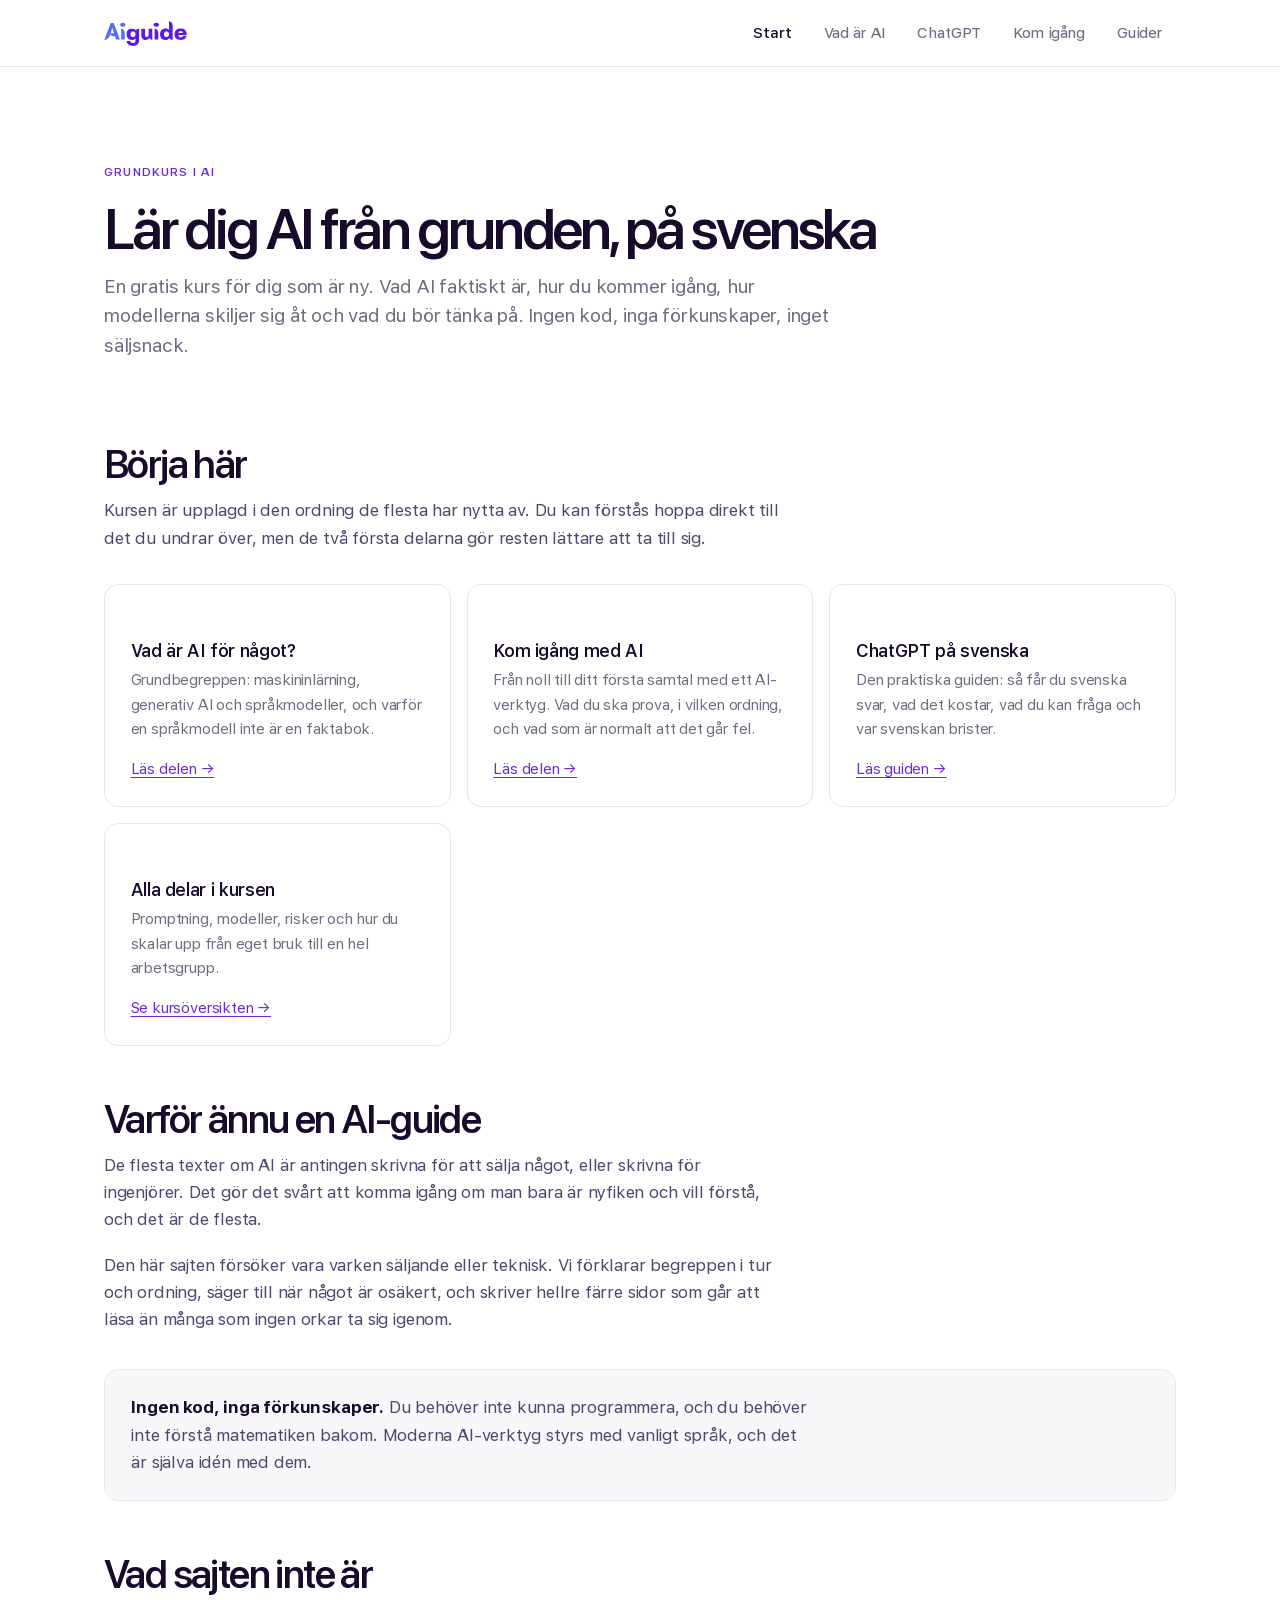
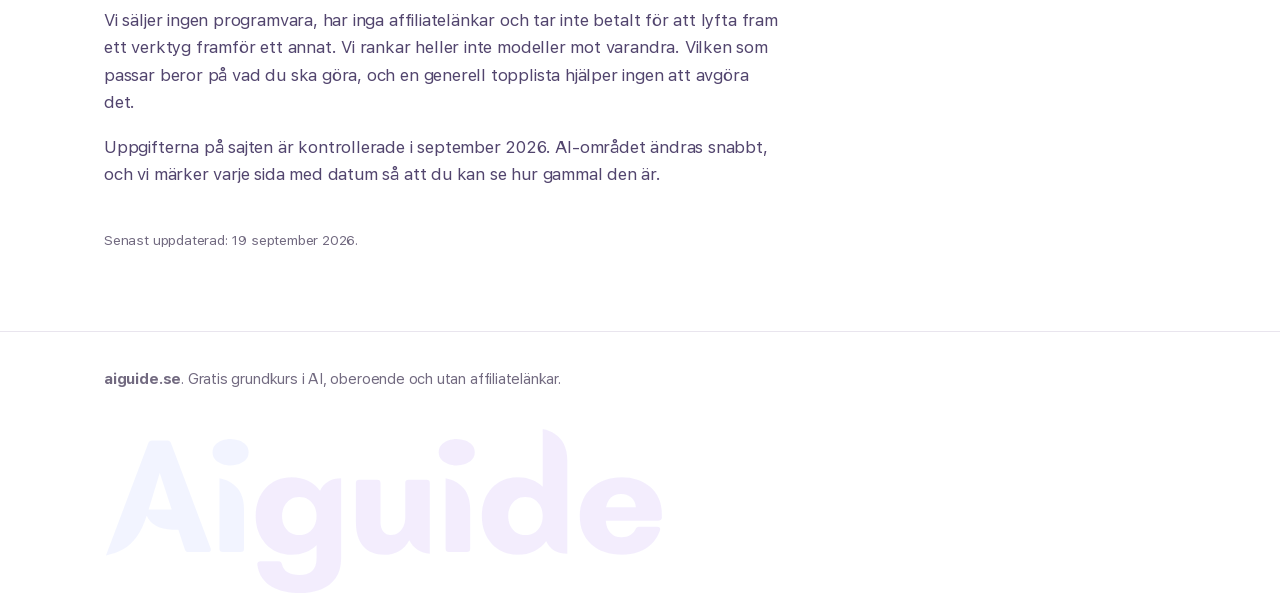
<file: index.html>
<!DOCTYPE html>
<html lang="sv">
<head>
<meta charset="utf-8">
<meta name="viewport" content="width=device-width, initial-scale=1">
<title>aiguide.se | grundkurs i AI på svenska</title>
<meta name="description" content="En gratis grundkurs i AI på svenska. Vad AI är, hur du kommer igång, hur olika modeller skiljer sig och vad du bör tänka på. Förklarande, inte säljande.">
<link rel="canonical" href="https://aiguide.se/">
<link rel="icon" href="/assets/favicon.svg" type="image/svg+xml">
<link rel="apple-touch-icon" href="/assets/apple-touch-icon.png">
<link rel="preload" href="/fonts/SF-Pro-var.woff2" as="font" type="font/woff2" crossorigin>
<link rel="stylesheet" href="/fonts/fonts.css">
<link rel="stylesheet" href="/assets/style.css">
</head>
<body>
<a class="skip" href="#main">Till innehållet</a>

<header class="site-head">
  <div class="wrap">
    <a class="brand" href="/" aria-label="Aiguide – startsida"><img src="/assets/logo.svg" alt="Aiguide" width="87" height="26"></a>
    <nav class="site-nav" aria-label="Huvudmeny">
      <a href="/" aria-current="page">Start</a>
      <a href="/vad-ar-ai/">Vad är AI</a>
      <a href="/chatgpt-pa-svenska/">ChatGPT</a>
      <a href="/kom-igang/">Kom igång</a>
      <a href="/guider/">Guider</a>
    </nav>
  </div>
</header>

<main id="main">
  <div class="wrap">

    <section class="hero">
      <p class="eyebrow">Grundkurs i AI</p>
      <h1>Lär dig AI från grunden, på svenska</h1>
      <p class="lede">
        En gratis kurs för dig som är ny. Vad AI faktiskt är, hur du kommer igång, hur modellerna
        skiljer sig åt och vad du bör tänka på. Ingen kod, inga förkunskaper, inget säljsnack.
      </p>
    </section>

    <h2>Börja här</h2>
    <p>
      Kursen är upplagd i den ordning de flesta har nytta av. Du kan förstås hoppa direkt till
      det du undrar över, men de två första delarna gör resten lättare att ta till sig.
    </p>

    <div class="grid">
      <div class="card">
        <h3>Vad är AI för något?</h3>
        <p>
          Grundbegreppen: maskininlärning, generativ AI och språkmodeller, och varför en
          språkmodell inte är en faktabok.
        </p>
        <p><a href="/vad-ar-ai/">Läs delen →</a></p>
      </div>
      <div class="card">
        <h3>Kom igång med AI</h3>
        <p>
          Från noll till ditt första samtal med ett AI-verktyg. Vad du ska prova, i vilken
          ordning, och vad som är normalt att det går fel.
        </p>
        <p><a href="/kom-igang/">Läs delen →</a></p>
      </div>
      <div class="card">
        <h3>ChatGPT på svenska</h3>
        <p>
          Den praktiska guiden: så får du svenska svar, vad det kostar, vad du kan fråga och var
          svenskan brister.
        </p>
        <p><a href="/chatgpt-pa-svenska/">Läs guiden →</a></p>
      </div>
      <div class="card">
        <h3>Alla delar i kursen</h3>
        <p>
          Promptning, modeller, risker och hur du skalar upp från eget bruk till en hel
          arbetsgrupp.
        </p>
        <p><a href="/guider/">Se kursöversikten →</a></p>
      </div>
    </div>

    <h2>Varför ännu en AI-guide</h2>
    <p>
      De flesta texter om AI är antingen skrivna för att sälja något, eller skrivna för
      ingenjörer. Det gör det svårt att komma igång om man bara är nyfiken och vill förstå, och det är de flesta.
    </p>
    <p>
      Den här sajten försöker vara varken säljande eller teknisk. Vi förklarar begreppen i tur
      och ordning, säger till när något är osäkert, och skriver hellre färre sidor som går att
      läsa än många som ingen orkar ta sig igenom.
    </p>

    <div class="note">
      <p>
        <strong>Ingen kod, inga förkunskaper.</strong> Du behöver inte kunna programmera, och du
        behöver inte förstå matematiken bakom. Moderna AI-verktyg styrs med vanligt språk, och det är själva idén med dem.
      </p>
    </div>

    <h2>Vad sajten inte är</h2>
    <p>
      Vi säljer ingen programvara, har inga affiliatelänkar och tar inte betalt för att lyfta fram
      ett verktyg framför ett annat. Vi rankar heller inte modeller mot varandra. Vilken som passar beror på vad du ska göra, och en generell topplista hjälper ingen att avgöra det.
    </p>
    <p>
      Uppgifterna på sajten är kontrollerade i september 2026. AI-området ändras snabbt, och vi
      märker varje sida med datum så att du kan se hur gammal den är.
    </p>

    <p class="updated">Senast uppdaterad: 19 september 2026.</p>

  </div>
</main>

<footer class="site-foot">
  <div class="wrap">
    <p>
      <strong>aiguide.se</strong>. Gratis grundkurs i AI, oberoende och utan affiliatelänkar.
    </p>
    <div class="foot-mark" aria-hidden="true"><img src="/assets/logo.svg" alt="" width="319" height="96"></div>
  </div>
</footer>

</body>
</html>
</file>
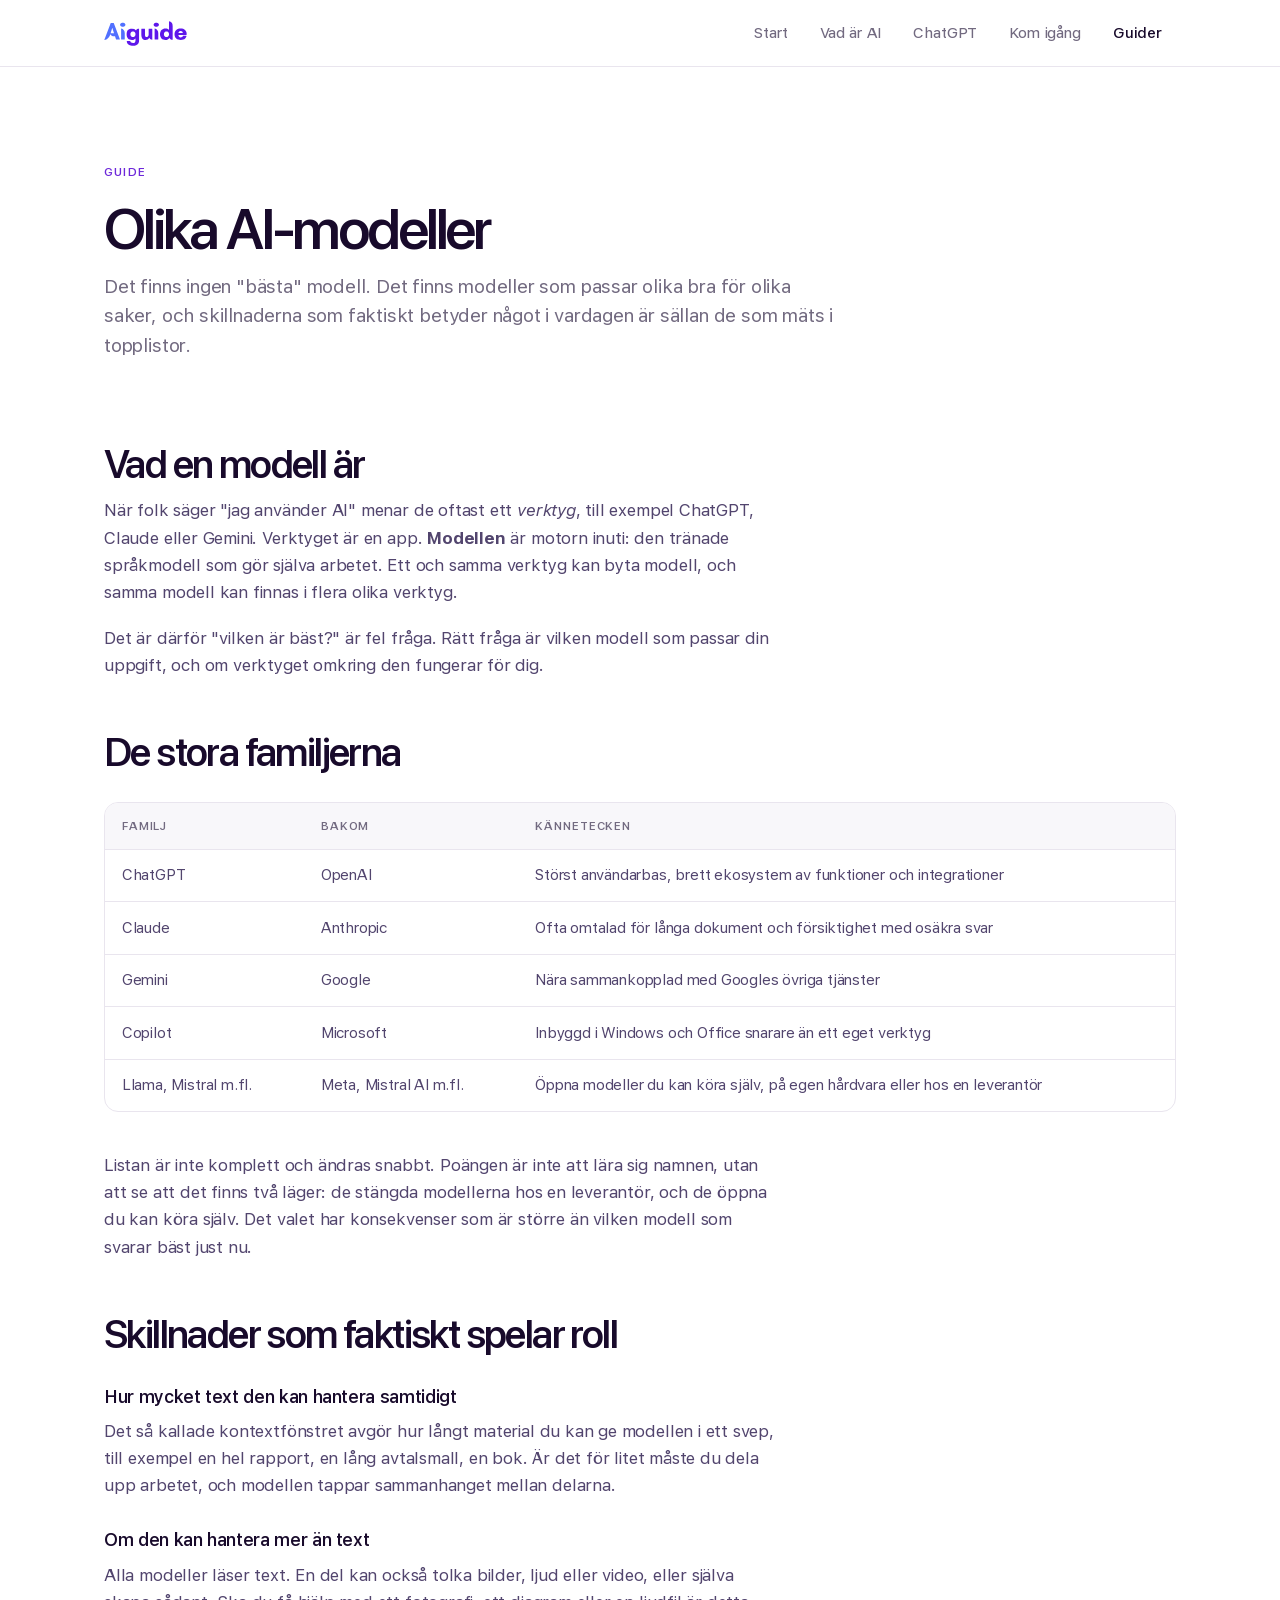
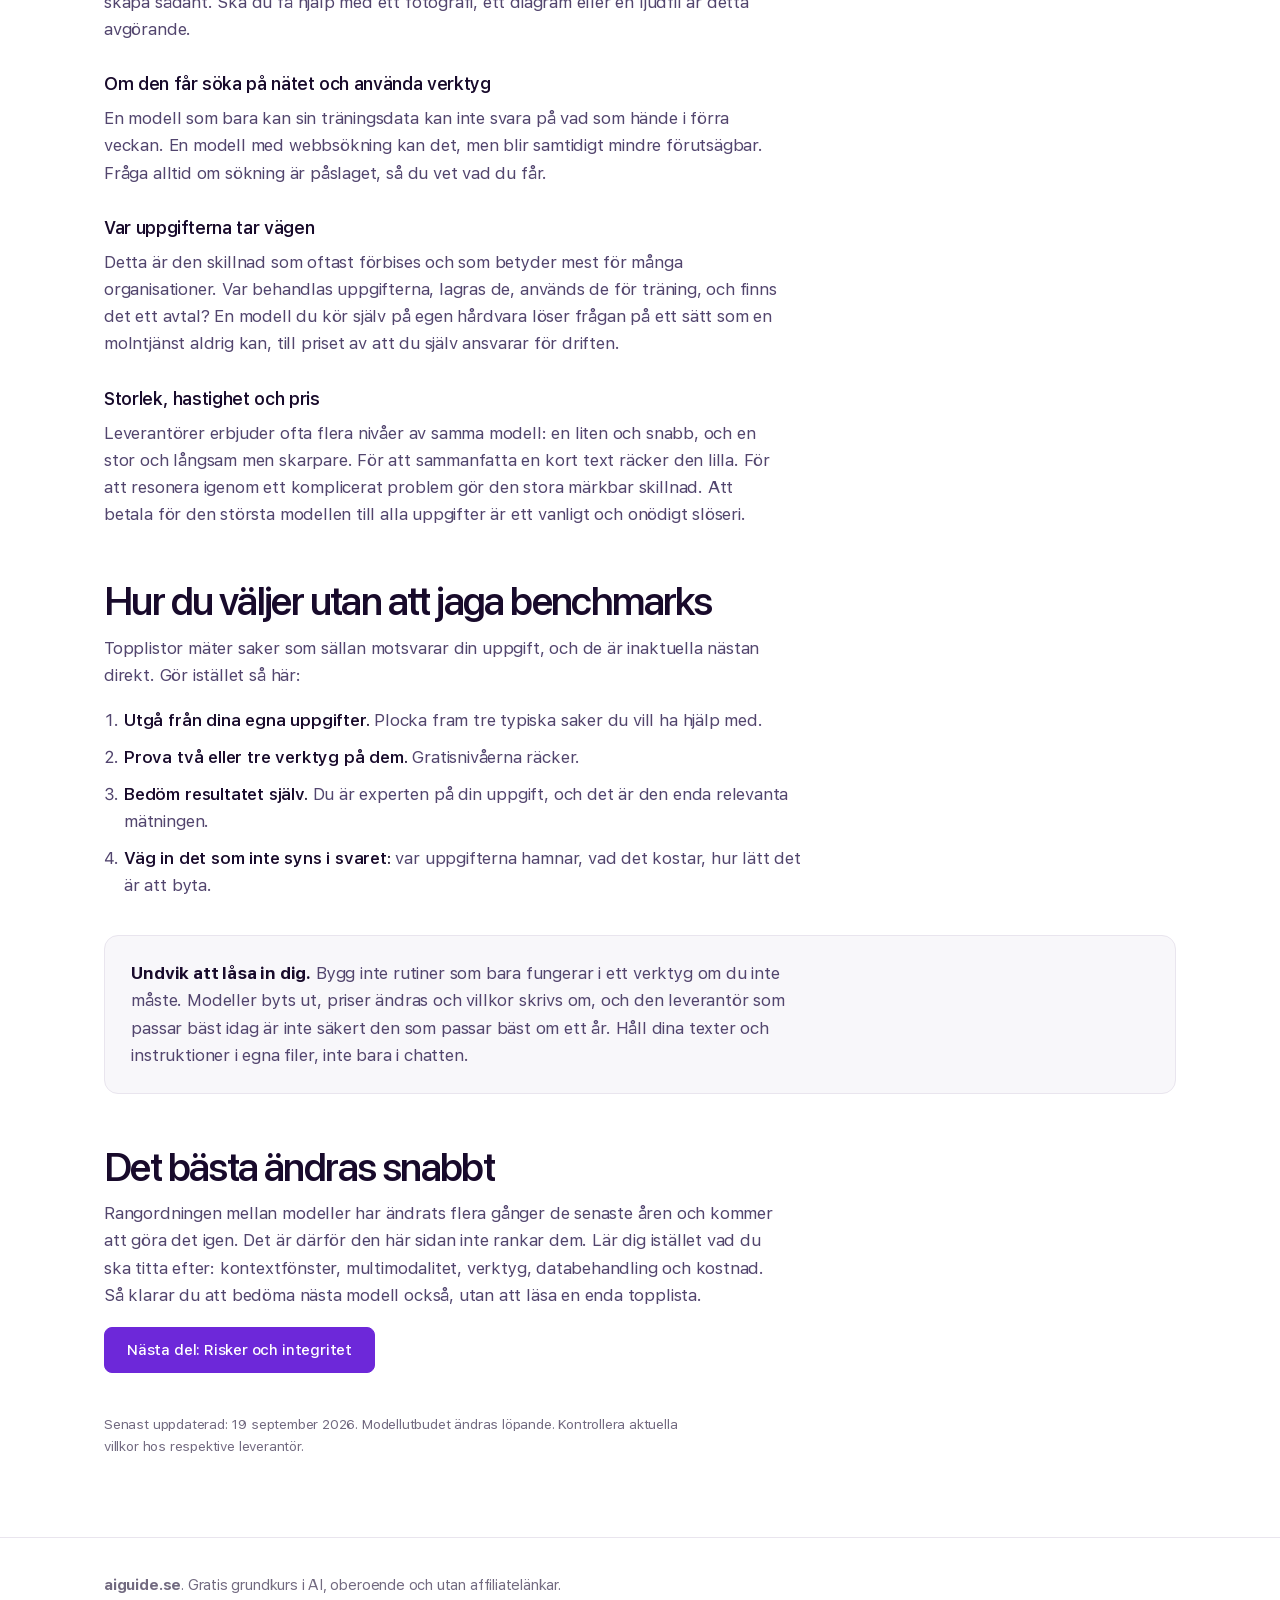
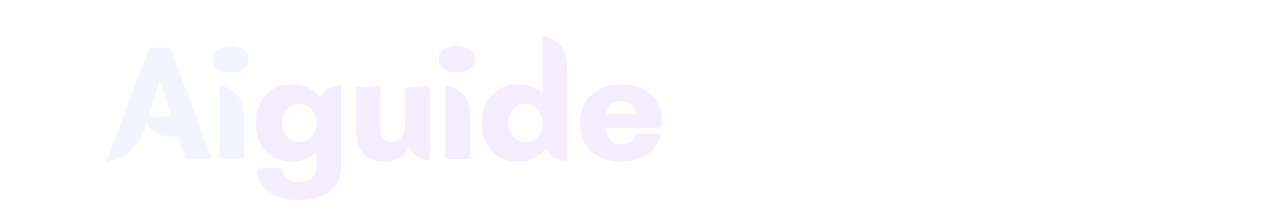
<file: ai-modeller/index.html>
<!DOCTYPE html>
<html lang="sv">
<head>
<meta charset="utf-8">
<meta name="viewport" content="width=device-width, initial-scale=1">
<title>AI-modeller och LLM: vilka finns och hur väljer man? | aiguide.se</title>
<meta name="description" content="Vad en AI-modell och en språkmodell (LLM) är, vilka modellfamiljer som finns, ChatGPT vs Gemini, och hur du väljer utan att jaga benchmarks.">
<link rel="canonical" href="https://aiguide.se/ai-modeller/">
<link rel="icon" href="/assets/favicon.svg" type="image/svg+xml">
<link rel="apple-touch-icon" href="/assets/apple-touch-icon.png">
<link rel="preload" href="/fonts/SF-Pro-var.woff2" as="font" type="font/woff2" crossorigin>
<link rel="stylesheet" href="/fonts/fonts.css">
<link rel="stylesheet" href="/assets/style.css">
</head>
<body>
<a class="skip" href="#main">Till innehållet</a>

<header class="site-head">
  <div class="wrap">
    <a class="brand" href="/" aria-label="Aiguide – startsida"><img src="/assets/logo.svg" alt="Aiguide" width="87" height="26"></a>
    <nav class="site-nav" aria-label="Huvudmeny">
      <a href="/">Start</a>
      <a href="/vad-ar-ai/">Vad är AI</a>
      <a href="/chatgpt-pa-svenska/">ChatGPT</a>
      <a href="/kom-igang/">Kom igång</a>
      <a href="/guider/" aria-current="page">Guider</a>
    </nav>
  </div>
</header>

<main id="main">
  <div class="wrap">

    <section class="hero">
      <p class="eyebrow">Guide</p>
      <h1>Olika AI-modeller</h1>
      <p class="lede">
        Det finns ingen "bästa" modell. Det finns modeller som passar olika bra för olika saker, och skillnaderna som faktiskt betyder något i vardagen är sällan de som mäts i topplistor.
      </p>
    </section>

    <h2>Vad en modell är</h2>
    <p>
      När folk säger "jag använder AI" menar de oftast ett <em>verktyg</em>, till exempel ChatGPT, Claude eller Gemini. Verktyget är en app. <strong>Modellen</strong> är motorn inuti: den tränade
      språkmodell som gör själva arbetet. Ett och samma verktyg kan byta modell, och samma modell
      kan finnas i flera olika verktyg.
    </p>
    <p>
      Det är därför "vilken är bäst?" är fel fråga. Rätt fråga är vilken modell som passar din
      uppgift, och om verktyget omkring den fungerar för dig.
    </p>

    <h2>De stora familjerna</h2>
    <div class="table-scroll">
      <table>
        <thead>
          <tr><th>Familj</th><th>Bakom</th><th>Kännetecken</th></tr>
        </thead>
        <tbody>
          <tr>
            <td>ChatGPT</td>
            <td>OpenAI</td>
            <td>Störst användarbas, brett ekosystem av funktioner och integrationer</td>
          </tr>
          <tr>
            <td>Claude</td>
            <td>Anthropic</td>
            <td>Ofta omtalad för långa dokument och försiktighet med osäkra svar</td>
          </tr>
          <tr>
            <td>Gemini</td>
            <td>Google</td>
            <td>Nära sammankopplad med Googles övriga tjänster</td>
          </tr>
          <tr>
            <td>Copilot</td>
            <td>Microsoft</td>
            <td>Inbyggd i Windows och Office snarare än ett eget verktyg</td>
          </tr>
          <tr>
            <td>Llama, Mistral m.fl.</td>
            <td>Meta, Mistral AI m.fl.</td>
            <td>Öppna modeller du kan köra själv, på egen hårdvara eller hos en leverantör</td>
          </tr>
        </tbody>
      </table>
    </div>
    <p>
      Listan är inte komplett och ändras snabbt. Poängen är inte att lära sig namnen, utan att se
      att det finns två läger: de stängda modellerna hos en leverantör, och de öppna du kan köra
      själv. Det valet har konsekvenser som är större än vilken modell som svarar bäst just nu.
    </p>

    <h2>Skillnader som faktiskt spelar roll</h2>

    <h3>Hur mycket text den kan hantera samtidigt</h3>
    <p>
      Det så kallade kontextfönstret avgör hur långt material du kan ge modellen i ett svep, till exempel en
      hel rapport, en lång avtalsmall, en bok. Är det för litet måste du dela upp arbetet, och
      modellen tappar sammanhanget mellan delarna.
    </p>

    <h3>Om den kan hantera mer än text</h3>
    <p>
      Alla modeller läser text. En del kan också tolka bilder, ljud eller video, eller själva skapa
      sådant. Ska du få hjälp med ett fotografi, ett diagram eller en ljudfil är detta avgörande.
    </p>

    <h3>Om den får söka på nätet och använda verktyg</h3>
    <p>
      En modell som bara kan sin träningsdata kan inte svara på vad som hände i förra veckan. En
      modell med webbsökning kan det, men blir samtidigt mindre förutsägbar. Fråga alltid om
      sökning är påslaget, så du vet vad du får.
    </p>

    <h3>Var uppgifterna tar vägen</h3>
    <p>
      Detta är den skillnad som oftast förbises och som betyder mest för många organisationer. Var
      behandlas uppgifterna, lagras de, används de för träning, och finns det ett avtal? En modell
      du kör själv på egen hårdvara löser frågan på ett sätt som en molntjänst aldrig kan, till
      priset av att du själv ansvarar för driften.
    </p>

    <h3>Storlek, hastighet och pris</h3>
    <p>
      Leverantörer erbjuder ofta flera nivåer av samma modell: en liten och snabb, och en stor och
      långsam men skarpare. För att sammanfatta en kort text räcker den lilla. För att resonera
      igenom ett komplicerat problem gör den stora märkbar skillnad. Att betala för den största
      modellen till alla uppgifter är ett vanligt och onödigt slöseri.
    </p>

    <h2>Hur du väljer utan att jaga benchmarks</h2>
    <p>
      Topplistor mäter saker som sällan motsvarar din uppgift, och de är inaktuella nästan direkt.
      Gör istället så här:
    </p>
    <ol>
      <li><strong>Utgå från dina egna uppgifter.</strong> Plocka fram tre typiska saker du vill ha hjälp med.</li>
      <li><strong>Prova två eller tre verktyg på dem.</strong> Gratisnivåerna räcker.</li>
      <li><strong>Bedöm resultatet själv.</strong> Du är experten på din uppgift, och det är den enda relevanta mätningen.</li>
      <li><strong>Väg in det som inte syns i svaret:</strong> var uppgifterna hamnar, vad det kostar, hur lätt det är att byta.</li>
    </ol>

    <div class="note">
      <p>
        <strong>Undvik att låsa in dig.</strong> Bygg inte rutiner som bara fungerar i ett verktyg
        om du inte måste. Modeller byts ut, priser ändras och villkor skrivs om, och den leverantör
        som passar bäst idag är inte säkert den som passar bäst om ett år. Håll dina texter och
        instruktioner i egna filer, inte bara i chatten.
      </p>
    </div>

    <h2>Det bästa ändras snabbt</h2>
    <p>
      Rangordningen mellan modeller har ändrats flera gånger de senaste åren och kommer att göra
      det igen. Det är därför den här sidan inte rankar dem. Lär dig istället vad du ska titta
      efter: kontextfönster, multimodalitet, verktyg, databehandling och kostnad. Så klarar du att
      bedöma nästa modell också, utan att läsa en enda topplista.
    </p>

    <p><a class="btn" href="/risker-och-integritet/">Nästa del: Risker och integritet</a></p>

    <p class="updated">Senast uppdaterad: 19 september 2026. Modellutbudet ändras löpande. Kontrollera aktuella villkor hos respektive leverantör.</p>

  </div>
</main>

<footer class="site-foot">
  <div class="wrap">
    <p>
      <strong>aiguide.se</strong>. Gratis grundkurs i AI, oberoende och utan affiliatelänkar.
    </p>
    <div class="foot-mark" aria-hidden="true"><img src="/assets/logo.svg" alt="" width="319" height="96"></div>
  </div>
</footer>

</body>
</html>
</file>
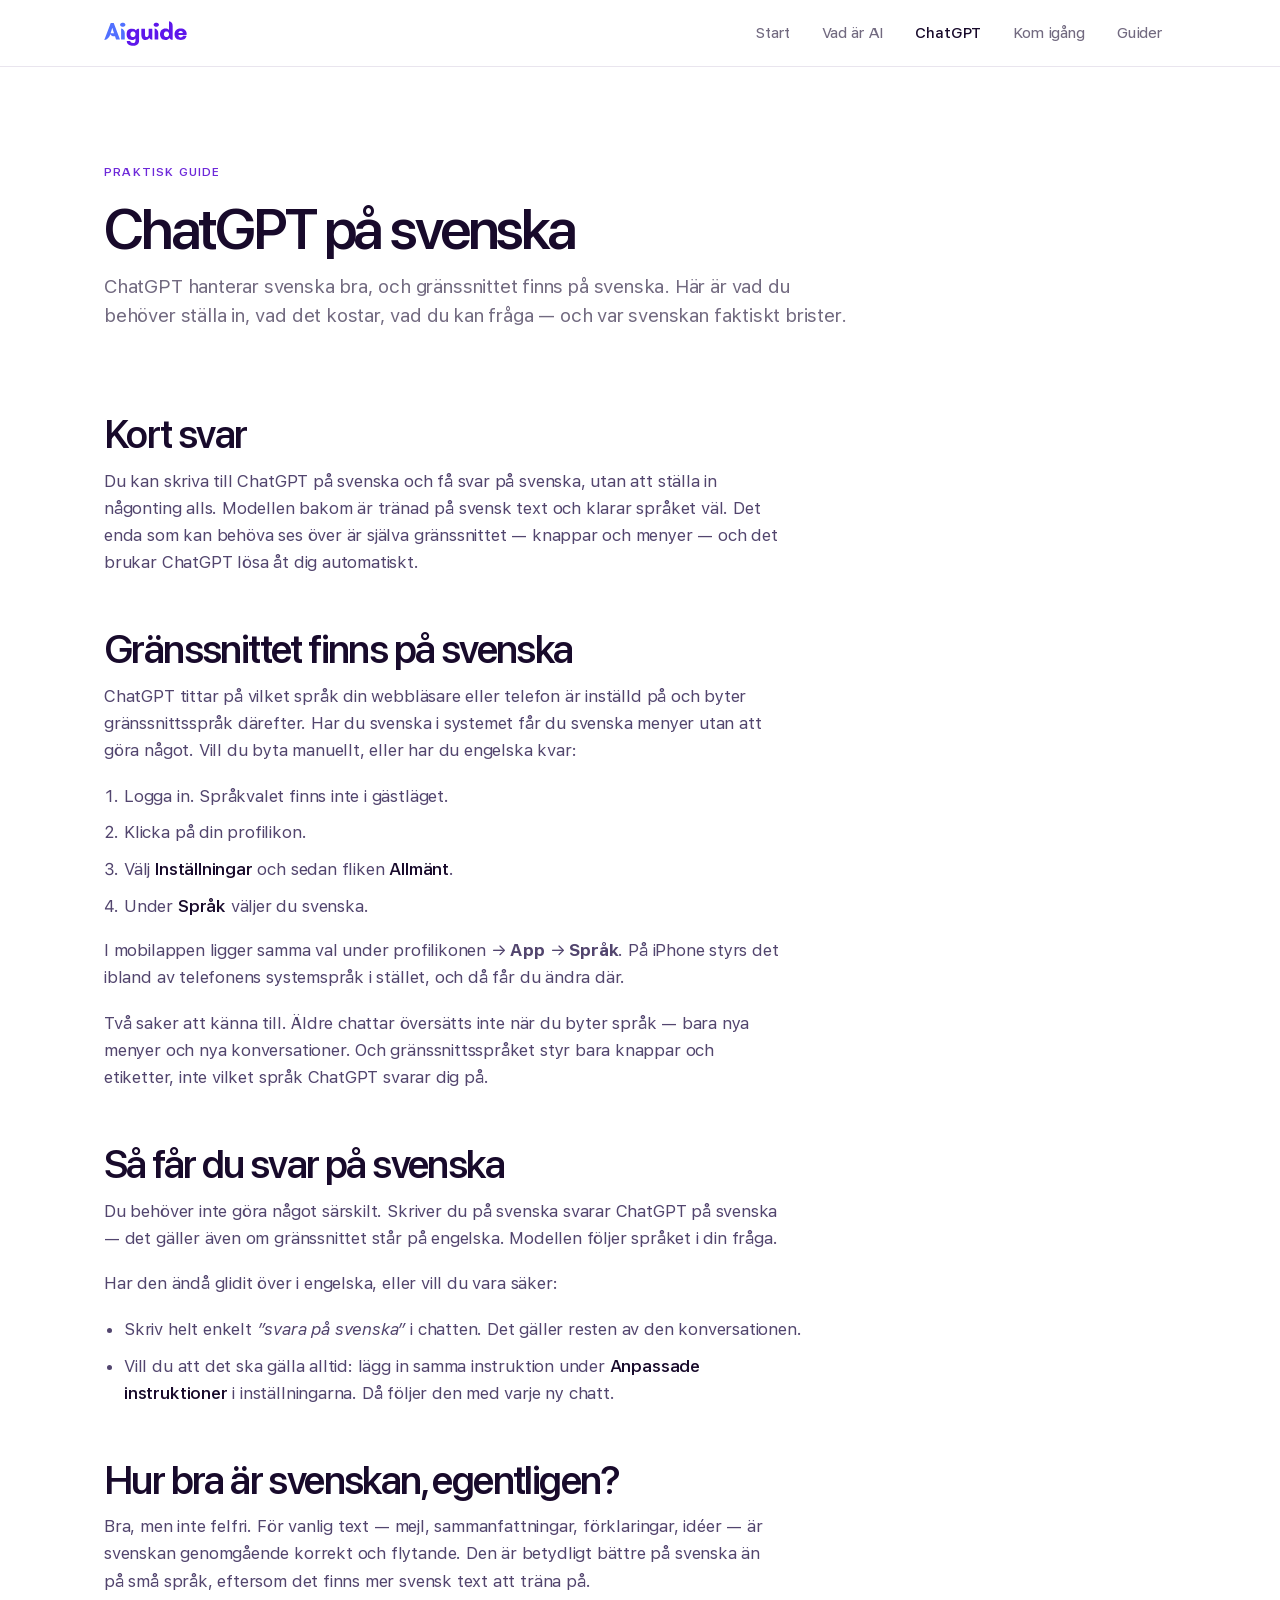
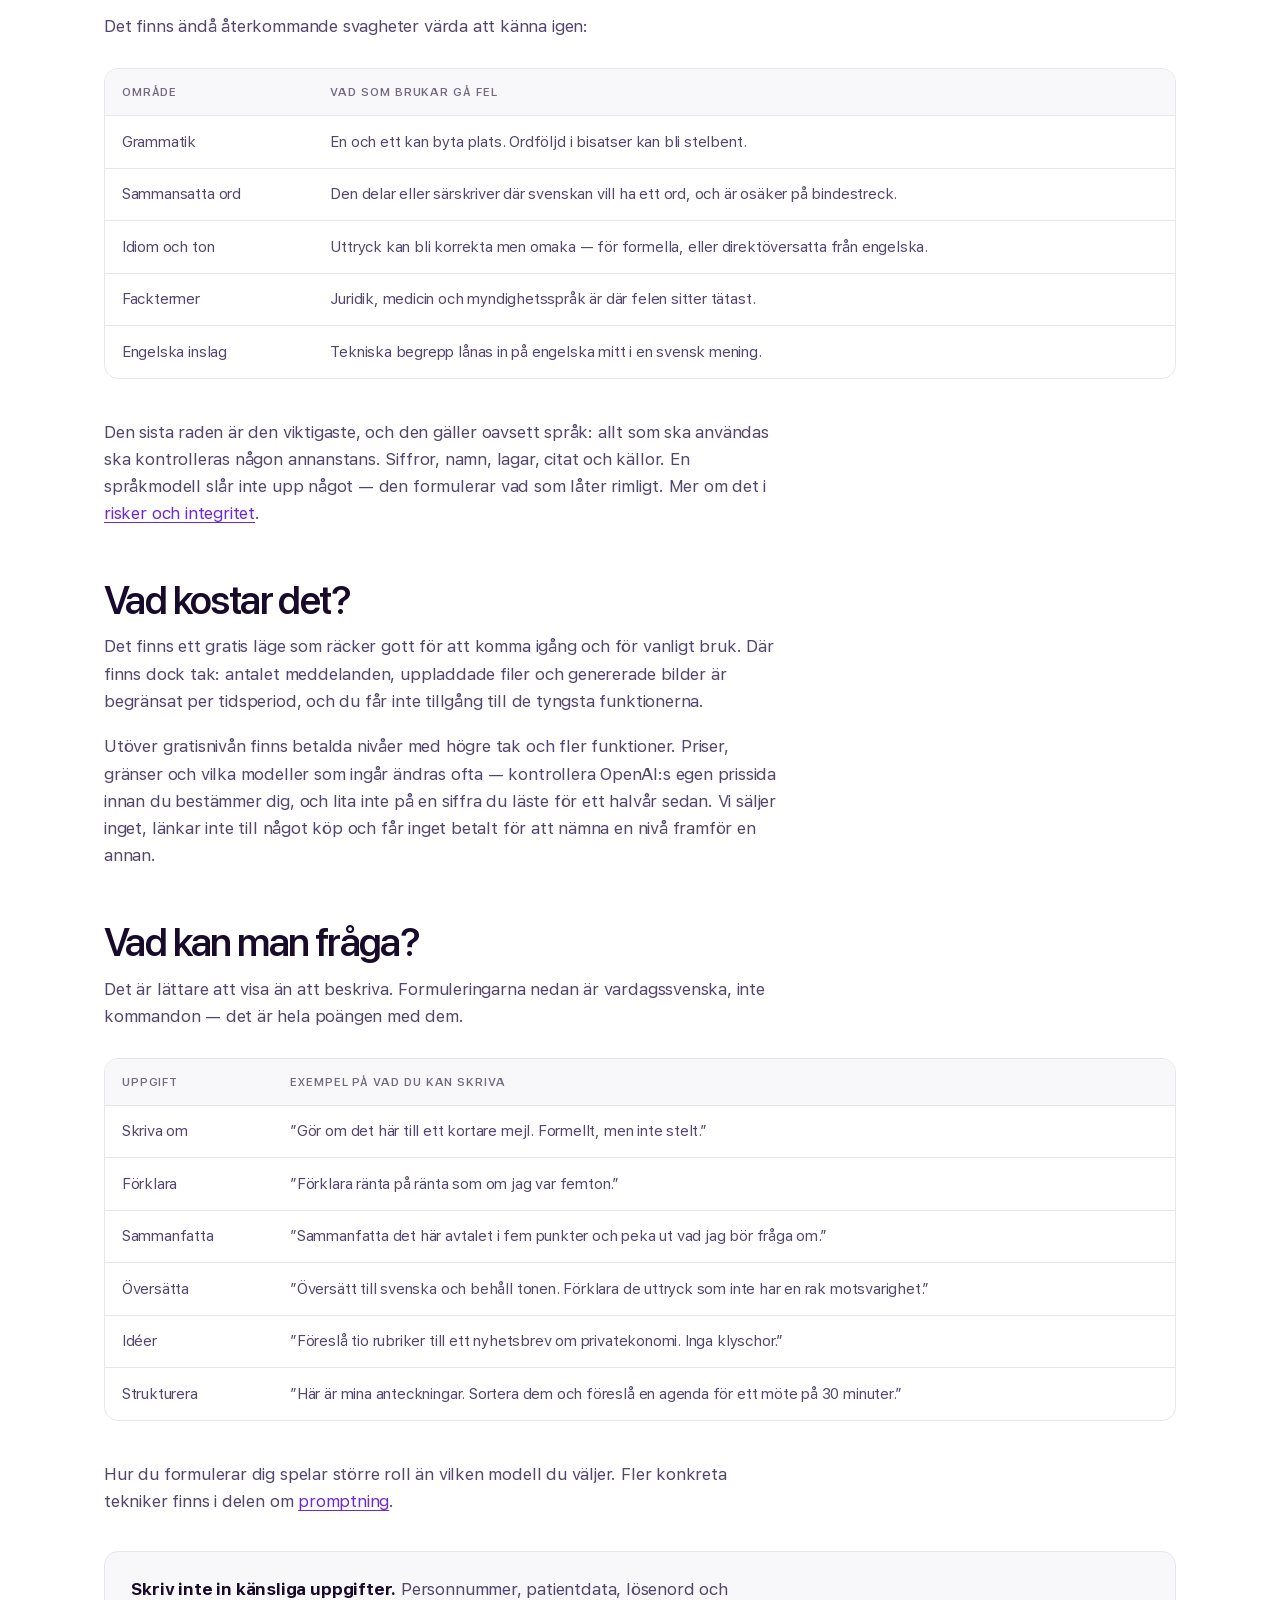
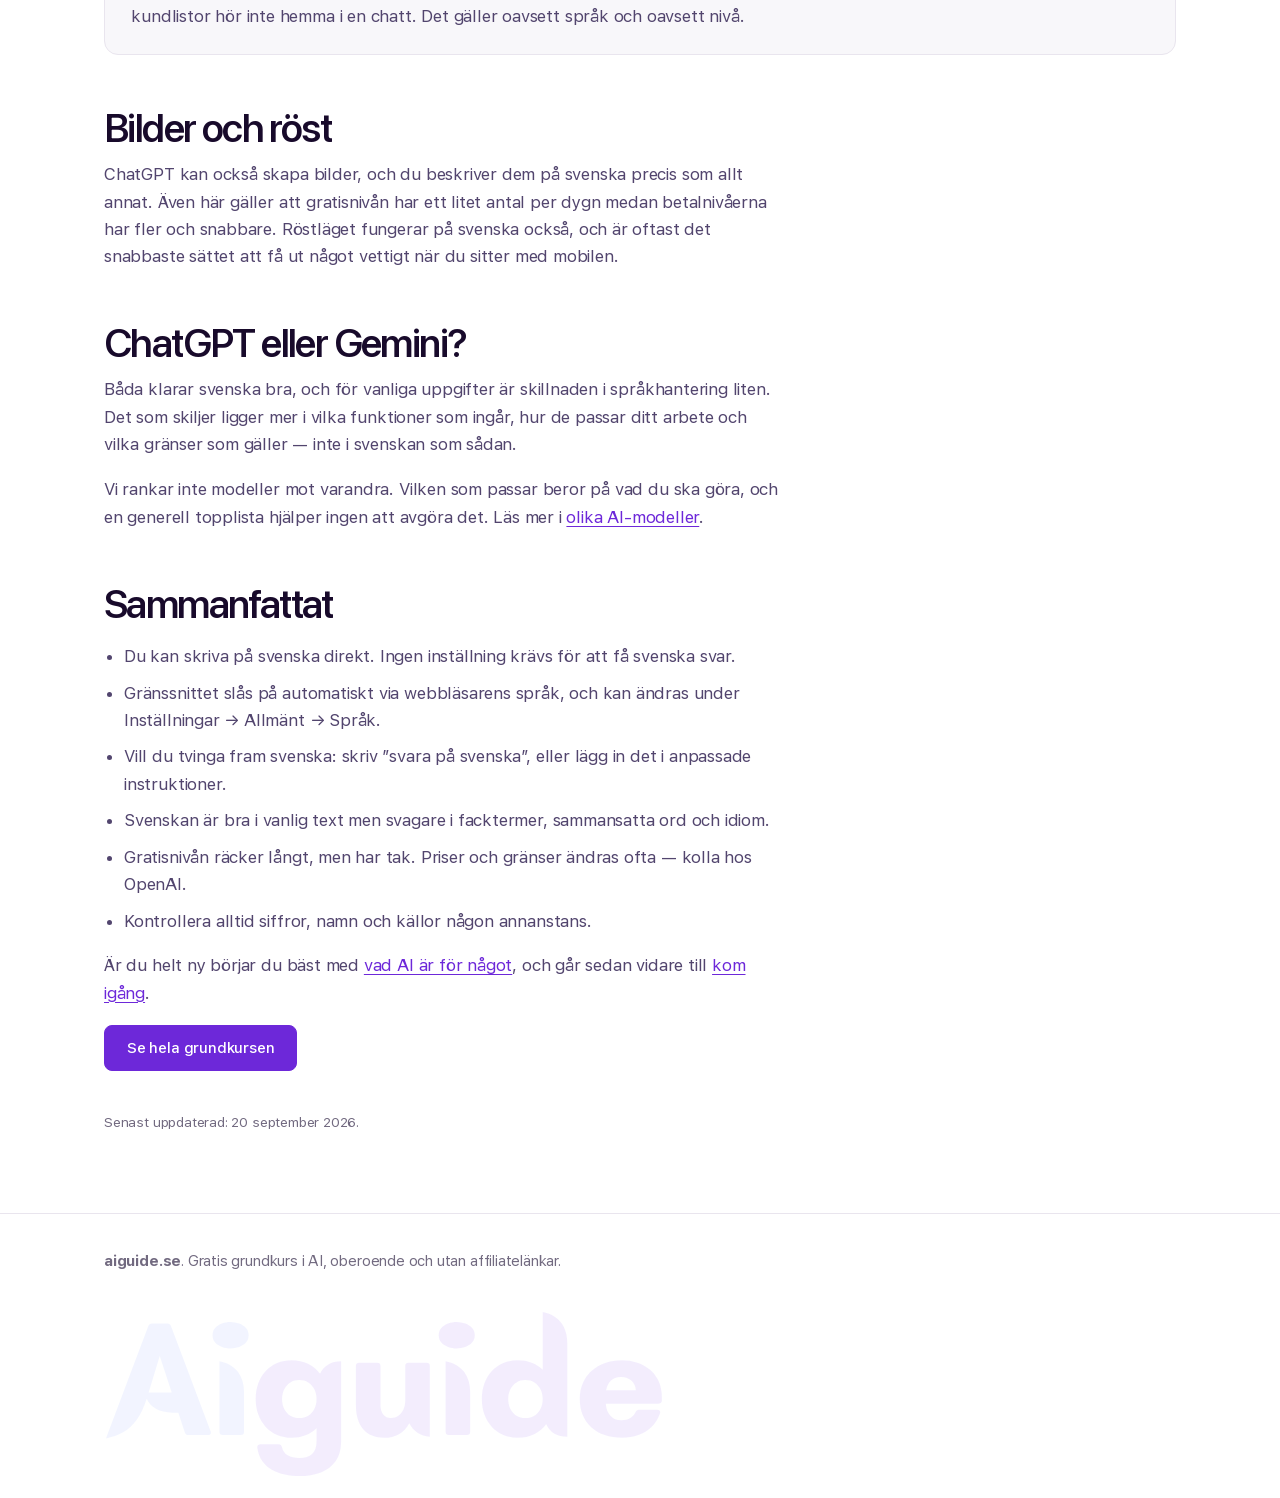
<file: chatgpt-pa-svenska/index.html>
<!DOCTYPE html>
<html lang="sv">
<head>
<meta charset="utf-8">
<meta name="viewport" content="width=device-width, initial-scale=1">
<title>ChatGPT på svenska: så får du svar på svenska | aiguide.se</title>
<meta name="description" content="ChatGPT förstår och svarar på svenska, och gränssnittet finns på svenska. Så slår du på det, vad det kostar, vad du kan fråga och var svenskan brister.">
<link rel="canonical" href="https://aiguide.se/chatgpt-pa-svenska/">
<link rel="icon" href="/assets/favicon.svg" type="image/svg+xml">
<link rel="apple-touch-icon" href="/assets/apple-touch-icon.png">
<link rel="preload" href="/fonts/SF-Pro-var.woff2" as="font" type="font/woff2" crossorigin>
<link rel="stylesheet" href="/fonts/fonts.css">
<link rel="stylesheet" href="/assets/style.css">
</head>
<body>
<a class="skip" href="#main">Till innehållet</a>

<header class="site-head">
  <div class="wrap">
    <a class="brand" href="/" aria-label="Aiguide – startsida"><img src="/assets/logo.svg" alt="Aiguide" width="87" height="26"></a>
    <nav class="site-nav" aria-label="Huvudmeny">
      <a href="/">Start</a>
      <a href="/vad-ar-ai/">Vad är AI</a>
      <a href="/chatgpt-pa-svenska/" aria-current="page">ChatGPT</a>
      <a href="/kom-igang/">Kom igång</a>
      <a href="/guider/">Guider</a>
    </nav>
  </div>
</header>

<main id="main">
  <div class="wrap">

    <section class="hero">
      <p class="eyebrow">Praktisk guide</p>
      <h1>ChatGPT på svenska</h1>
      <p class="lede">
        ChatGPT hanterar svenska bra, och gränssnittet finns på svenska. Här är vad du behöver
        ställa in, vad det kostar, vad du kan fråga — och var svenskan faktiskt brister.
      </p>
    </section>

    <h2>Kort svar</h2>
    <p>
      Du kan skriva till ChatGPT på svenska och få svar på svenska, utan att ställa in någonting
      alls. Modellen bakom är tränad på svensk text och klarar språket väl. Det enda som kan behöva
      ses över är själva gränssnittet — knappar och menyer — och det brukar ChatGPT lösa åt dig
      automatiskt.
    </p>

    <h2>Gränssnittet finns på svenska</h2>
    <p>
      ChatGPT tittar på vilket språk din webbläsare eller telefon är inställd på och byter
      gränssnittsspråk därefter. Har du svenska i systemet får du svenska menyer utan att göra
      något. Vill du byta manuellt, eller har du engelska kvar:
    </p>
    <ol>
      <li>Logga in. Språkvalet finns inte i gästläget.</li>
      <li>Klicka på din profilikon.</li>
      <li>Välj <strong>Inställningar</strong> och sedan fliken <strong>Allmänt</strong>.</li>
      <li>Under <strong>Språk</strong> väljer du svenska.</li>
    </ol>
    <p>
      I mobilappen ligger samma val under profilikonen → <strong>App</strong> → <strong>Språk</strong>.
      På iPhone styrs det ibland av telefonens systemspråk i stället, och då får du ändra där.
    </p>
    <p>
      Två saker att känna till. Äldre chattar översätts inte när du byter språk — bara nya menyer
      och nya konversationer. Och gränssnittsspråket styr bara knappar och etiketter, inte vilket
      språk ChatGPT svarar dig på.
    </p>

    <h2>Så får du svar på svenska</h2>
    <p>
      Du behöver inte göra något särskilt. Skriver du på svenska svarar ChatGPT på svenska — det
      gäller även om gränssnittet står på engelska. Modellen följer språket i din fråga.
    </p>
    <p>
      Har den ändå glidit över i engelska, eller vill du vara säker:
    </p>
    <ul>
      <li>Skriv helt enkelt <em>”svara på svenska”</em> i chatten. Det gäller resten av den konversationen.</li>
      <li>
        Vill du att det ska gälla alltid: lägg in samma instruktion under
        <strong>Anpassade instruktioner</strong> i inställningarna. Då följer den med varje ny chatt.
      </li>
    </ul>

    <h2>Hur bra är svenskan, egentligen?</h2>
    <p>
      Bra, men inte felfri. För vanlig text — mejl, sammanfattningar, förklaringar, idéer — är
      svenskan genomgående korrekt och flytande. Den är betydligt bättre på svenska än på små
      språk, eftersom det finns mer svensk text att träna på.
    </p>
    <p>
      Det finns ändå återkommande svagheter värda att känna igen:
    </p>
    <div class="table-scroll">
      <table>
        <thead>
          <tr><th>Område</th><th>Vad som brukar gå fel</th></tr>
        </thead>
        <tbody>
          <tr>
            <td>Grammatik</td>
            <td>En och ett kan byta plats. Ordföljd i bisatser kan bli stelbent.</td>
          </tr>
          <tr>
            <td>Sammansatta ord</td>
            <td>Den delar eller särskriver där svenskan vill ha ett ord, och är osäker på bindestreck.</td>
          </tr>
          <tr>
            <td>Idiom och ton</td>
            <td>Uttryck kan bli korrekta men omaka — för formella, eller direktöversatta från engelska.</td>
          </tr>
          <tr>
            <td>Facktermer</td>
            <td>Juridik, medicin och myndighetsspråk är där felen sitter tätast.</td>
          </tr>
          <tr>
            <td>Engelska inslag</td>
            <td>Tekniska begrepp lånas in på engelska mitt i en svensk mening.</td>
          </tr>
        </tbody>
      </table>
    </div>
    <p>
      Den sista raden är den viktigaste, och den gäller oavsett språk: allt som ska användas ska
      kontrolleras någon annanstans. Siffror, namn, lagar, citat och källor. En språkmodell slår
      inte upp något — den formulerar vad som låter rimligt. Mer om det i
      <a href="/risker-och-integritet/">risker och integritet</a>.
    </p>

    <h2>Vad kostar det?</h2>
    <p>
      Det finns ett gratis läge som räcker gott för att komma igång och för vanligt bruk. Där finns
      dock tak: antalet meddelanden, uppladdade filer och genererade bilder är begränsat per
      tidsperiod, och du får inte tillgång till de tyngsta funktionerna.
    </p>
    <p>
      Utöver gratisnivån finns betalda nivåer med högre tak och fler funktioner. Priser, gränser
      och vilka modeller som ingår ändras ofta — kontrollera OpenAI:s egen prissida innan du
      bestämmer dig, och lita inte på en siffra du läste för ett halvår sedan. Vi säljer inget,
      länkar inte till något köp och får inget betalt för att nämna en nivå framför en annan.
    </p>

    <h2>Vad kan man fråga?</h2>
    <p>
      Det är lättare att visa än att beskriva. Formuleringarna nedan är vardagssvenska, inte
      kommandon — det är hela poängen med dem.
    </p>
    <div class="table-scroll">
      <table>
        <thead>
          <tr><th>Uppgift</th><th>Exempel på vad du kan skriva</th></tr>
        </thead>
        <tbody>
          <tr>
            <td>Skriva om</td>
            <td>”Gör om det här till ett kortare mejl. Formellt, men inte stelt.”</td>
          </tr>
          <tr>
            <td>Förklara</td>
            <td>”Förklara ränta på ränta som om jag var femton.”</td>
          </tr>
          <tr>
            <td>Sammanfatta</td>
            <td>”Sammanfatta det här avtalet i fem punkter och peka ut vad jag bör fråga om.”</td>
          </tr>
          <tr>
            <td>Översätta</td>
            <td>”Översätt till svenska och behåll tonen. Förklara de uttryck som inte har en rak motsvarighet.”</td>
          </tr>
          <tr>
            <td>Idéer</td>
            <td>”Föreslå tio rubriker till ett nyhetsbrev om privatekonomi. Inga klyschor.”</td>
          </tr>
          <tr>
            <td>Strukturera</td>
            <td>”Här är mina anteckningar. Sortera dem och föreslå en agenda för ett möte på 30 minuter.”</td>
          </tr>
        </tbody>
      </table>
    </div>
    <p>
      Hur du formulerar dig spelar större roll än vilken modell du väljer. Fler konkreta tekniker
      finns i delen om <a href="/promptning/">promptning</a>.
    </p>

    <div class="note">
      <p>
        <strong>Skriv inte in känsliga uppgifter.</strong> Personnummer, patientdata, lösenord och
        kundlistor hör inte hemma i en chatt. Det gäller oavsett språk och oavsett nivå.
      </p>
    </div>

    <h2>Bilder och röst</h2>
    <p>
      ChatGPT kan också skapa bilder, och du beskriver dem på svenska precis som allt annat. Även
      här gäller att gratisnivån har ett litet antal per dygn medan betalnivåerna har fler och
      snabbare. Röstläget fungerar på svenska också, och är oftast det snabbaste sättet att få ut
      något vettigt när du sitter med mobilen.
    </p>

    <h2>ChatGPT eller Gemini?</h2>
    <p>
      Båda klarar svenska bra, och för vanliga uppgifter är skillnaden i språkhantering liten. Det
      som skiljer ligger mer i vilka funktioner som ingår, hur de passar ditt arbete och vilka
      gränser som gäller — inte i svenskan som sådan.
    </p>
    <p>
      Vi rankar inte modeller mot varandra. Vilken som passar beror på vad du ska göra, och en
      generell topplista hjälper ingen att avgöra det. Läs mer i
      <a href="/ai-modeller/">olika AI-modeller</a>.
    </p>

    <h2>Sammanfattat</h2>
    <ul>
      <li>Du kan skriva på svenska direkt. Ingen inställning krävs för att få svenska svar.</li>
      <li>Gränssnittet slås på automatiskt via webbläsarens språk, och kan ändras under Inställningar → Allmänt → Språk.</li>
      <li>Vill du tvinga fram svenska: skriv ”svara på svenska”, eller lägg in det i anpassade instruktioner.</li>
      <li>Svenskan är bra i vanlig text men svagare i facktermer, sammansatta ord och idiom.</li>
      <li>Gratisnivån räcker långt, men har tak. Priser och gränser ändras ofta — kolla hos OpenAI.</li>
      <li>Kontrollera alltid siffror, namn och källor någon annanstans.</li>
    </ul>

    <p>
      Är du helt ny börjar du bäst med <a href="/vad-ar-ai/">vad AI är för något</a>, och går
      sedan vidare till <a href="/kom-igang/">kom igång</a>.
    </p>

    <p><a class="btn" href="/guider/">Se hela grundkursen</a></p>

    <p class="updated">Senast uppdaterad: 20 september 2026.</p>

  </div>
</main>

<footer class="site-foot">
  <div class="wrap">
    <p>
      <strong>aiguide.se</strong>. Gratis grundkurs i AI, oberoende och utan affiliatelänkar.
    </p>
    <div class="foot-mark" aria-hidden="true"><img src="/assets/logo.svg" alt="" width="319" height="96"></div>
  </div>
</footer>

</body>
</html>
</file>
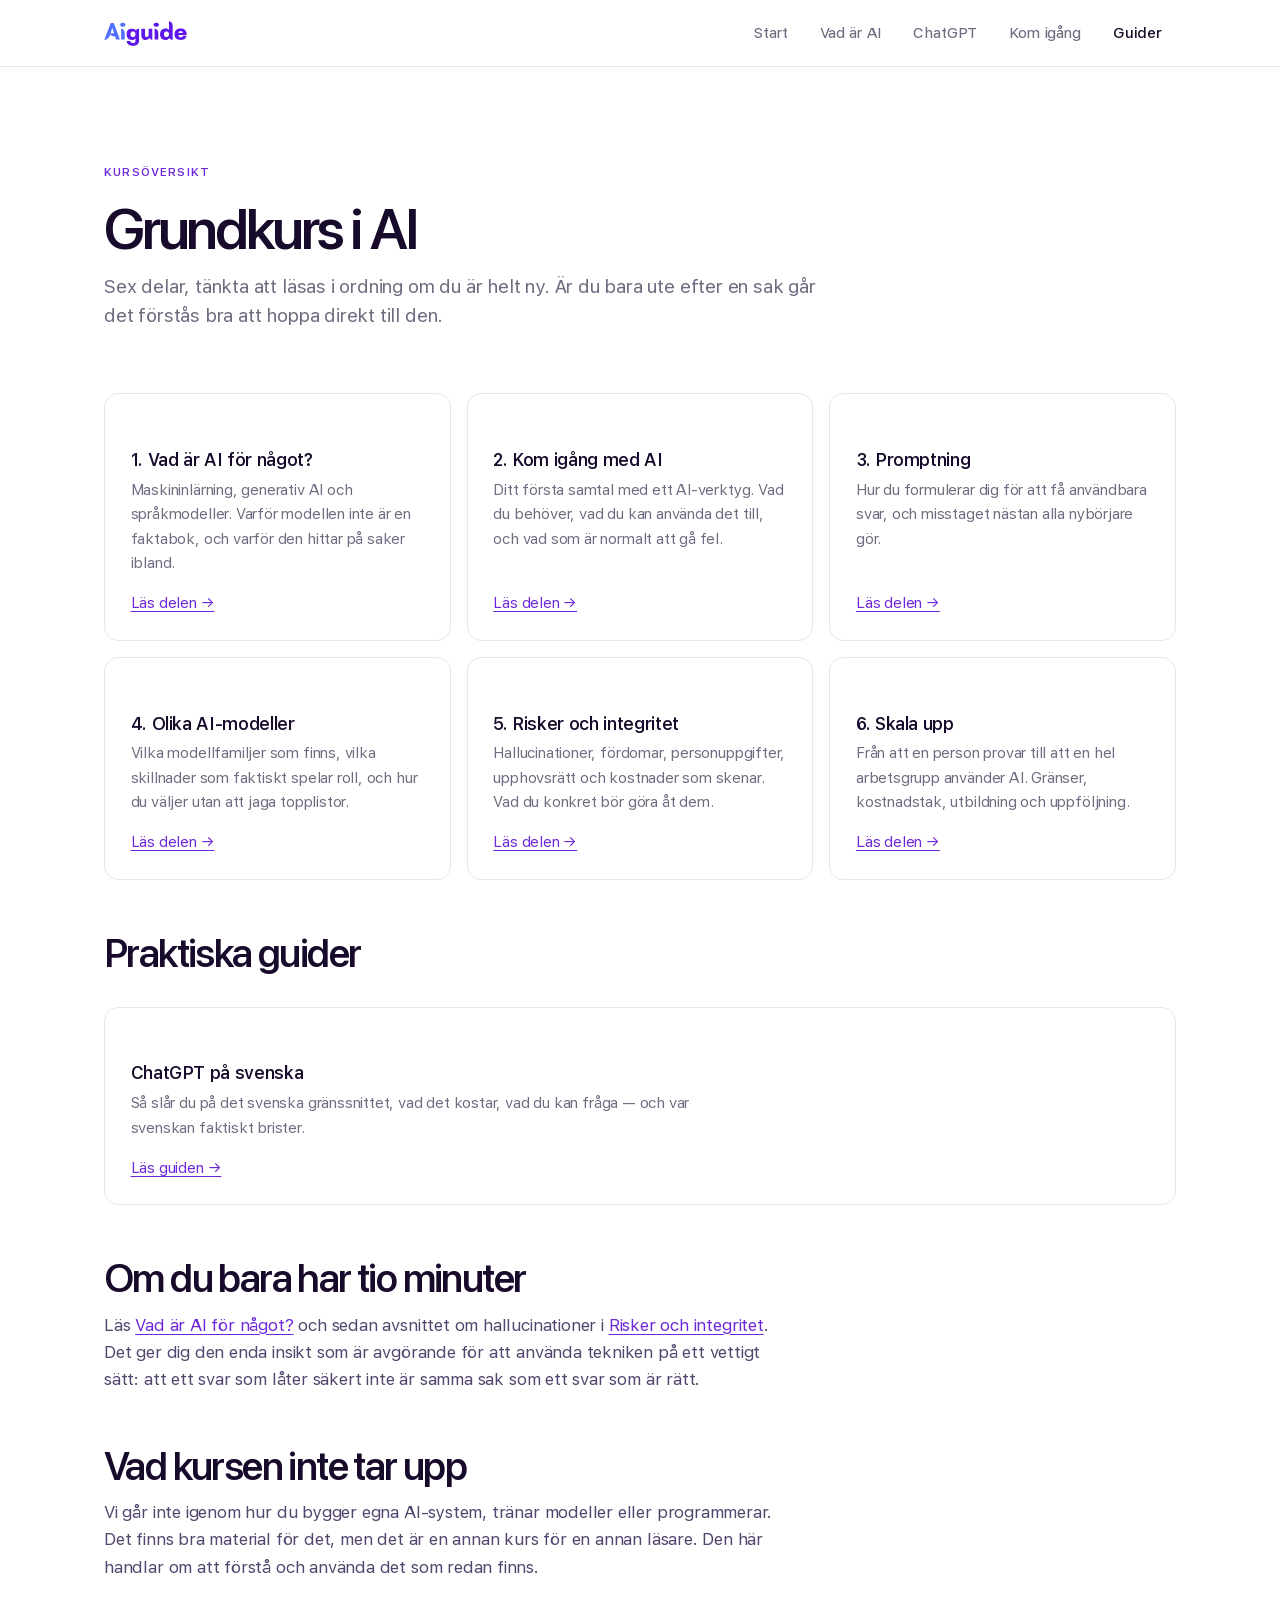
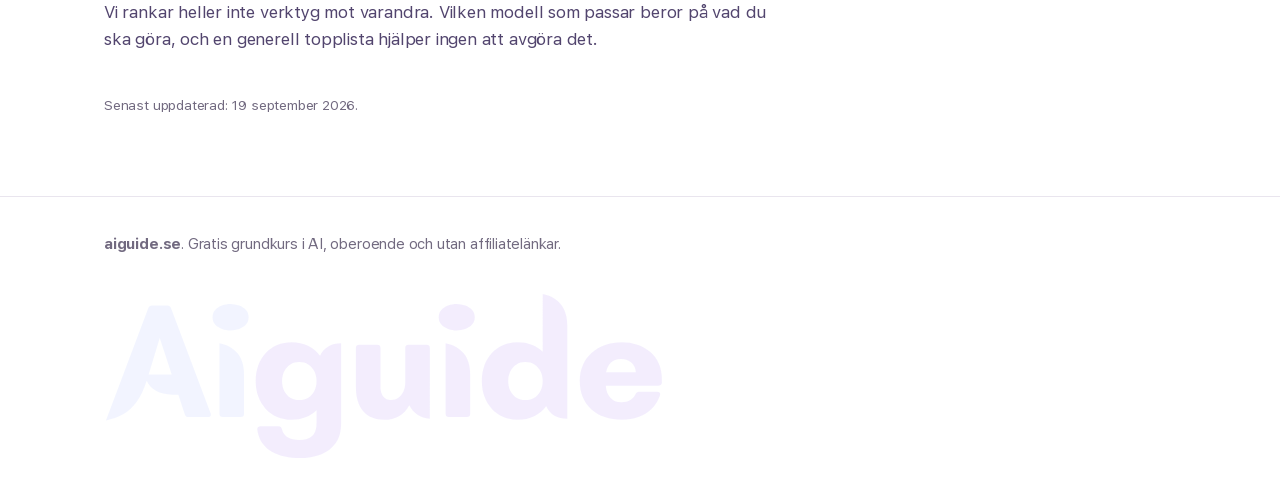
<file: guider/index.html>
<!DOCTYPE html>
<html lang="sv">
<head>
<meta charset="utf-8">
<meta name="viewport" content="width=device-width, initial-scale=1">
<title>Kursöversikt: grundkurs i AI | aiguide.se</title>
<meta name="description" content="Alla delar i grundkursen i AI: vad AI är, kom igång, promptning, olika modeller, risker och integritet, och hur du skalar upp. Läs i ordning eller hoppa direkt.">
<link rel="canonical" href="https://aiguide.se/guider/">
<link rel="icon" href="/assets/favicon.svg" type="image/svg+xml">
<link rel="apple-touch-icon" href="/assets/apple-touch-icon.png">
<link rel="preload" href="/fonts/SF-Pro-var.woff2" as="font" type="font/woff2" crossorigin>
<link rel="stylesheet" href="/fonts/fonts.css">
<link rel="stylesheet" href="/assets/style.css">
</head>
<body>
<a class="skip" href="#main">Till innehållet</a>

<header class="site-head">
  <div class="wrap">
    <a class="brand" href="/" aria-label="Aiguide – startsida"><img src="/assets/logo.svg" alt="Aiguide" width="87" height="26"></a>
    <nav class="site-nav" aria-label="Huvudmeny">
      <a href="/">Start</a>
      <a href="/vad-ar-ai/">Vad är AI</a>
      <a href="/chatgpt-pa-svenska/">ChatGPT</a>
      <a href="/kom-igang/">Kom igång</a>
      <a href="/guider/" aria-current="page">Guider</a>
    </nav>
  </div>
</header>

<main id="main">
  <div class="wrap">

    <section class="hero">
      <p class="eyebrow">Kursöversikt</p>
      <h1>Grundkurs i AI</h1>
      <p class="lede">
        Sex delar, tänkta att läsas i ordning om du är helt ny. Är du bara ute efter en sak går
        det förstås bra att hoppa direkt till den.
      </p>
    </section>

    <div class="grid">
      <div class="card">
        <h3>1. Vad är AI för något?</h3>
        <p>
          Maskininlärning, generativ AI och språkmodeller. Varför modellen inte är en faktabok,
          och varför den hittar på saker ibland.
        </p>
        <p><a href="/vad-ar-ai/">Läs delen →</a></p>
      </div>
      <div class="card">
        <h3>2. Kom igång med AI</h3>
        <p>
          Ditt första samtal med ett AI-verktyg. Vad du behöver, vad du kan använda det till,
          och vad som är normalt att gå fel.
        </p>
        <p><a href="/kom-igang/">Läs delen →</a></p>
      </div>
      <div class="card">
        <h3>3. Promptning</h3>
        <p>
          Hur du formulerar dig för att få användbara svar, och misstaget nästan alla nybörjare
          gör.
        </p>
        <p><a href="/promptning/">Läs delen →</a></p>
      </div>
      <div class="card">
        <h3>4. Olika AI-modeller</h3>
        <p>
          Vilka modellfamiljer som finns, vilka skillnader som faktiskt spelar roll, och hur du
          väljer utan att jaga topplistor.
        </p>
        <p><a href="/ai-modeller/">Läs delen →</a></p>
      </div>
      <div class="card">
        <h3>5. Risker och integritet</h3>
        <p>
          Hallucinationer, fördomar, personuppgifter, upphovsrätt och kostnader som skenar. Vad
          du konkret bör göra åt dem.
        </p>
        <p><a href="/risker-och-integritet/">Läs delen →</a></p>
      </div>
      <div class="card">
        <h3>6. Skala upp</h3>
        <p>
          Från att en person provar till att en hel arbetsgrupp använder AI. Gränser, kostnadstak,
          utbildning och uppföljning.
        </p>
        <p><a href="/skala-upp/">Läs delen →</a></p>
      </div>
    </div>

    <h2>Praktiska guider</h2>
    <div class="grid">
      <div class="card">
        <h3>ChatGPT på svenska</h3>
        <p>
          Så slår du på det svenska gränssnittet, vad det kostar, vad du kan fråga — och var
          svenskan faktiskt brister.
        </p>
        <p><a href="/chatgpt-pa-svenska/">Läs guiden →</a></p>
      </div>
    </div>

    <h2>Om du bara har tio minuter</h2>
    <p>
      Läs <a href="/vad-ar-ai/">Vad är AI för något?</a> och sedan avsnittet om hallucinationer i
      <a href="/risker-och-integritet/">Risker och integritet</a>. Det ger dig den enda insikt som
      är avgörande för att använda tekniken på ett vettigt sätt: att ett svar som låter säkert
      inte är samma sak som ett svar som är rätt.
    </p>

    <h2>Vad kursen inte tar upp</h2>
    <p>
      Vi går inte igenom hur du bygger egna AI-system, tränar modeller eller programmerar. Det
      finns bra material för det, men det är en annan kurs för en annan läsare. Den här handlar om
      att förstå och använda det som redan finns.
    </p>
    <p>
      Vi rankar heller inte verktyg mot varandra. Vilken modell som passar beror på vad du ska
      göra, och en generell topplista hjälper ingen att avgöra det.
    </p>

    <p class="updated">Senast uppdaterad: 19 september 2026.</p>

  </div>
</main>

<footer class="site-foot">
  <div class="wrap">
    <p>
      <strong>aiguide.se</strong>. Gratis grundkurs i AI, oberoende och utan affiliatelänkar.
    </p>
    <div class="foot-mark" aria-hidden="true"><img src="/assets/logo.svg" alt="" width="319" height="96"></div>
  </div>
</footer>

</body>
</html>
</file>
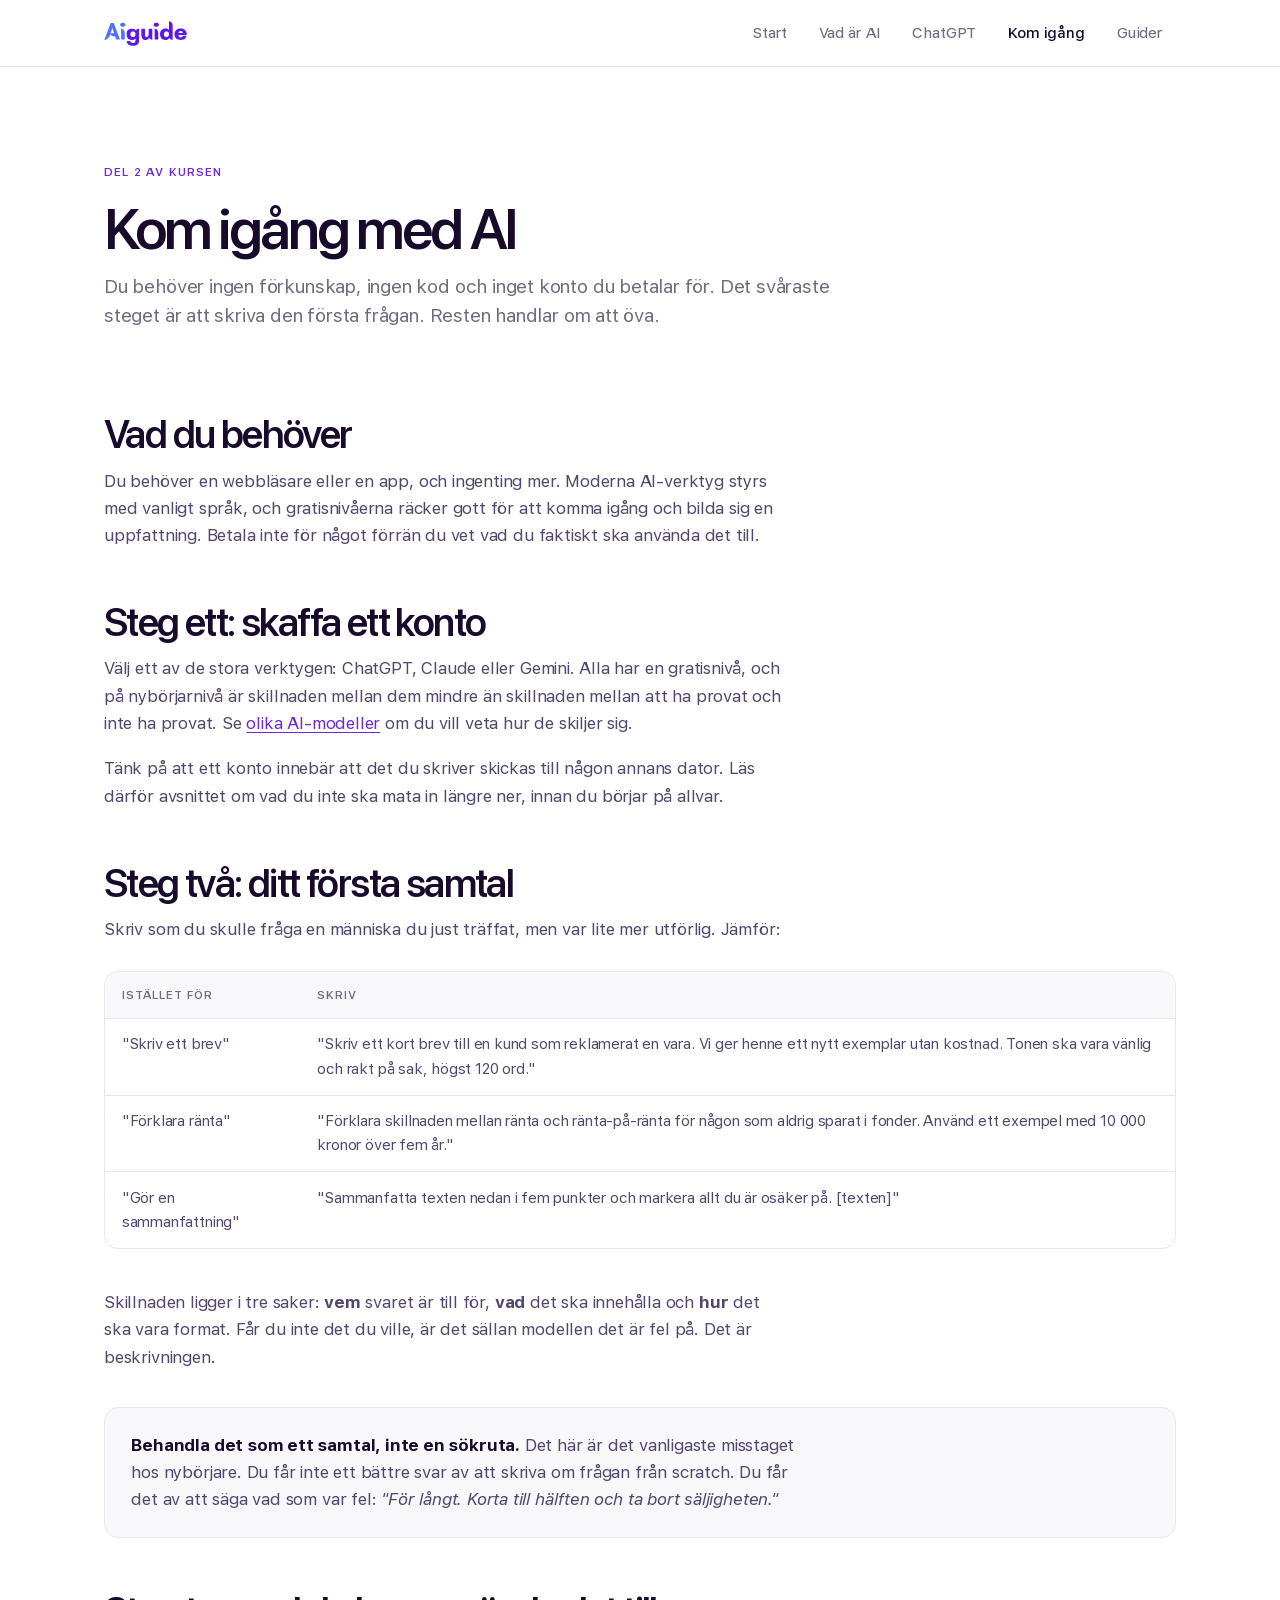
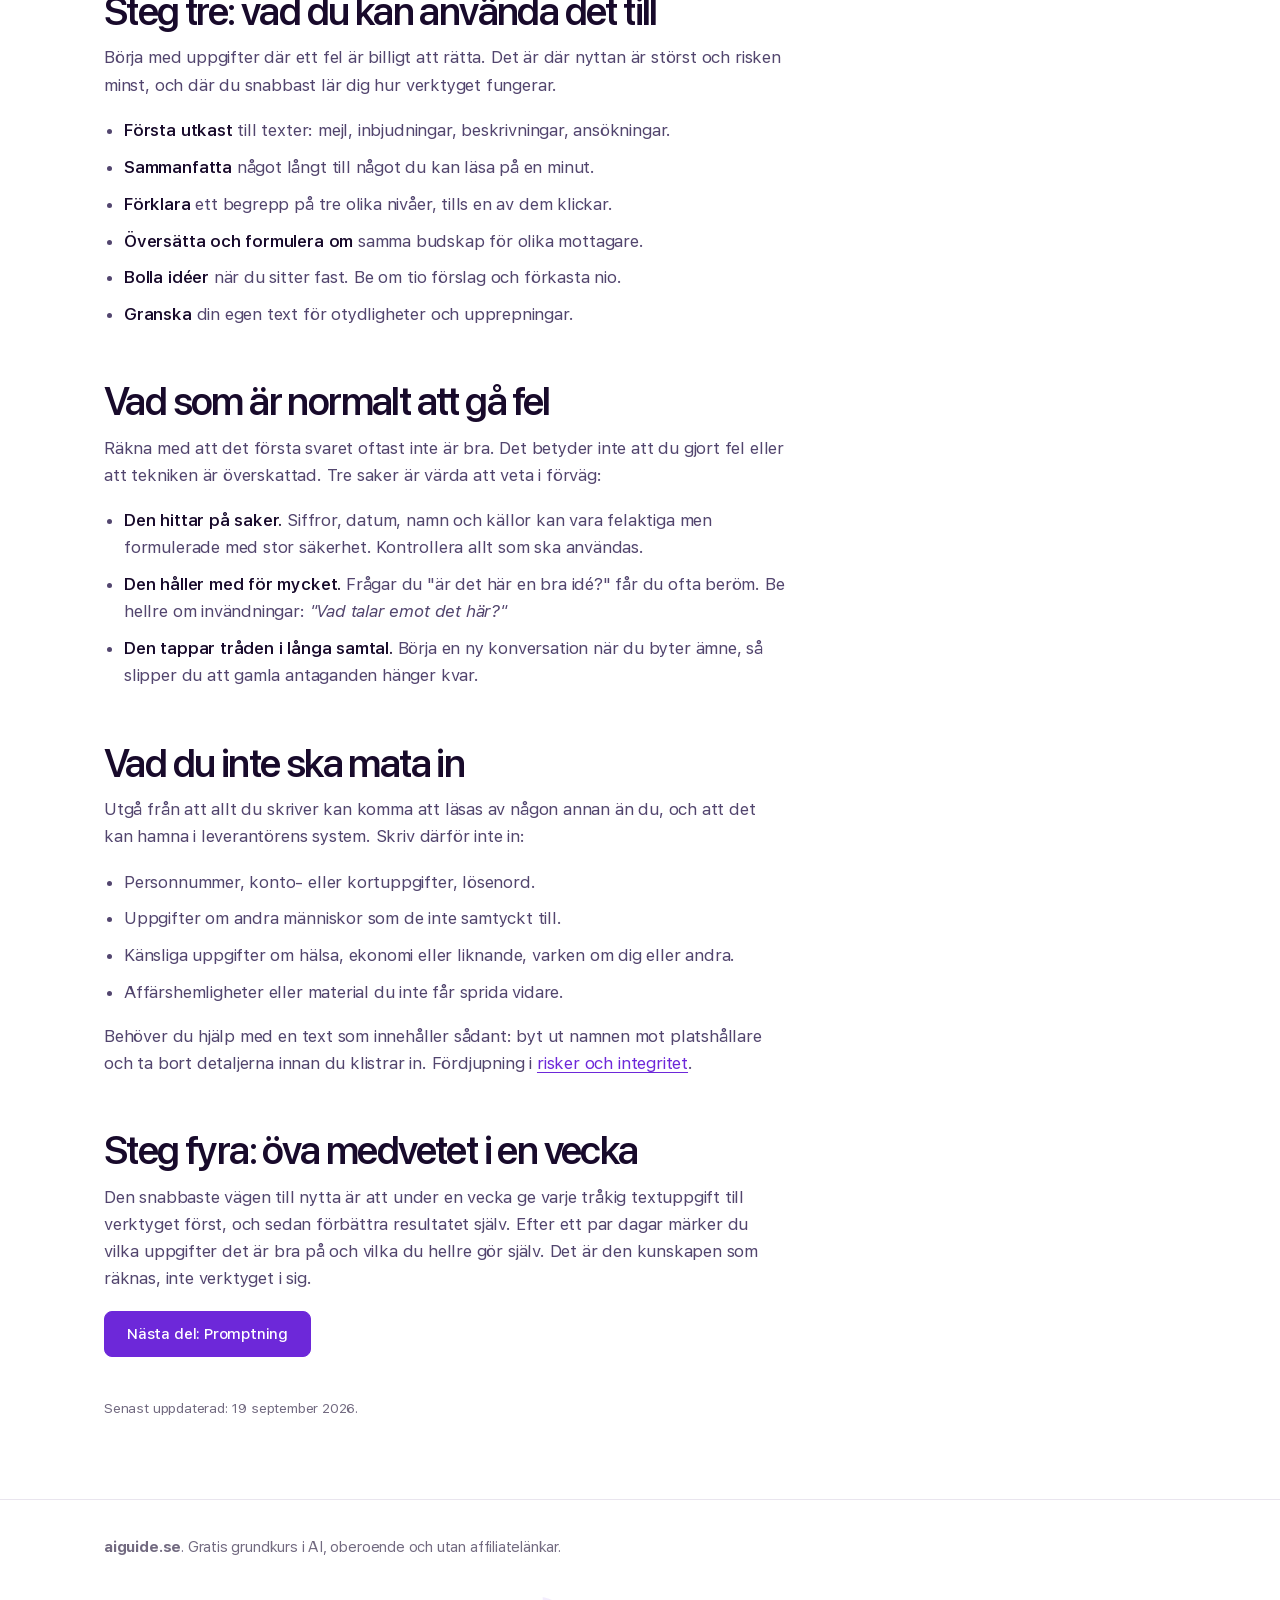
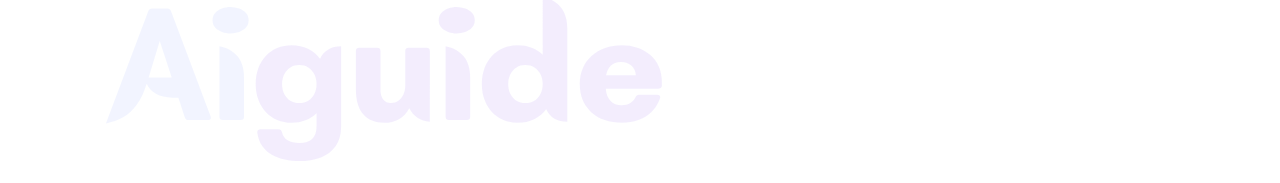
<file: kom-igang/index.html>
<!DOCTYPE html>
<html lang="sv">
<head>
<meta charset="utf-8">
<meta name="viewport" content="width=device-width, initial-scale=1">
<title>Kom igång med AI: guide för dig som är nybörjare | aiguide.se</title>
<meta name="description" content="Från noll till ditt första AI-samtal: vad du behöver, hur du börjar, vad du kan använda det till och vad som är normalt att gå fel. Ingen kod, inga förkunskaper.">
<link rel="canonical" href="https://aiguide.se/kom-igang/">
<link rel="icon" href="/assets/favicon.svg" type="image/svg+xml">
<link rel="apple-touch-icon" href="/assets/apple-touch-icon.png">
<link rel="preload" href="/fonts/SF-Pro-var.woff2" as="font" type="font/woff2" crossorigin>
<link rel="stylesheet" href="/fonts/fonts.css">
<link rel="stylesheet" href="/assets/style.css">
</head>
<body>
<a class="skip" href="#main">Till innehållet</a>

<header class="site-head">
  <div class="wrap">
    <a class="brand" href="/" aria-label="Aiguide – startsida"><img src="/assets/logo.svg" alt="Aiguide" width="87" height="26"></a>
    <nav class="site-nav" aria-label="Huvudmeny">
      <a href="/">Start</a>
      <a href="/vad-ar-ai/">Vad är AI</a>
      <a href="/chatgpt-pa-svenska/">ChatGPT</a>
      <a href="/kom-igang/" aria-current="page">Kom igång</a>
      <a href="/guider/">Guider</a>
    </nav>
  </div>
</header>

<main id="main">
  <div class="wrap">

    <section class="hero">
      <p class="eyebrow">Del 2 av kursen</p>
      <h1>Kom igång med AI</h1>
      <p class="lede">
        Du behöver ingen förkunskap, ingen kod och inget konto du betalar för. Det svåraste
        steget är att skriva den första frågan. Resten handlar om att öva.
      </p>
    </section>

    <h2>Vad du behöver</h2>
    <p>
      Du behöver en webbläsare eller en app, och ingenting mer. Moderna AI-verktyg styrs med vanligt språk, och
      gratisnivåerna räcker gott för att komma igång och bilda sig en uppfattning. Betala inte för
      något förrän du vet vad du faktiskt ska använda det till.
    </p>

    <h2>Steg ett: skaffa ett konto</h2>
    <p>
      Välj ett av de stora verktygen: ChatGPT, Claude eller Gemini. Alla har en gratisnivå, och
      på nybörjarnivå är skillnaden mellan dem mindre än skillnaden mellan att ha provat och inte
      ha provat. Se <a href="/ai-modeller/">olika AI-modeller</a> om du vill veta hur de skiljer sig.
    </p>
    <p>
      Tänk på att ett konto innebär att det du skriver skickas till någon annans dator. Läs därför
      avsnittet om vad du inte ska mata in längre ner, innan du börjar på allvar.
    </p>

    <h2>Steg två: ditt första samtal</h2>
    <p>
      Skriv som du skulle fråga en människa du just träffat, men var lite mer utförlig. Jämför:
    </p>

    <div class="table-scroll">
      <table>
        <thead>
          <tr><th>Istället för</th><th>Skriv</th></tr>
        </thead>
        <tbody>
          <tr>
            <td>"Skriv ett brev"</td>
            <td>"Skriv ett kort brev till en kund som reklamerat en vara. Vi ger henne ett nytt exemplar utan kostnad. Tonen ska vara vänlig och rakt på sak, högst 120 ord."</td>
          </tr>
          <tr>
            <td>"Förklara ränta"</td>
            <td>"Förklara skillnaden mellan ränta och ränta-på-ränta för någon som aldrig sparat i fonder. Använd ett exempel med 10 000 kronor över fem år."</td>
          </tr>
          <tr>
            <td>"Gör en sammanfattning"</td>
            <td>"Sammanfatta texten nedan i fem punkter och markera allt du är osäker på. [texten]"</td>
          </tr>
        </tbody>
      </table>
    </div>

    <p>
      Skillnaden ligger i tre saker: <strong>vem</strong> svaret är till för, <strong>vad</strong>
      det ska innehålla och <strong>hur</strong> det ska vara format. Får du inte det du ville,
      är det sällan modellen det är fel på. Det är beskrivningen.
    </p>

    <div class="note">
      <p>
        <strong>Behandla det som ett samtal, inte en sökruta.</strong> Det här är det vanligaste
        misstaget hos nybörjare. Du får inte ett bättre svar av att skriva om frågan från scratch. Du får det av att säga vad som var fel: <em>"För långt. Korta till hälften och ta bort
        säljigheten."</em>
      </p>
    </div>

    <h2>Steg tre: vad du kan använda det till</h2>
    <p>
      Börja med uppgifter där ett fel är billigt att rätta. Det är där nyttan är störst och risken
      minst, och där du snabbast lär dig hur verktyget fungerar.
    </p>
    <ul>
      <li><strong>Första utkast</strong> till texter: mejl, inbjudningar, beskrivningar, ansökningar.</li>
      <li><strong>Sammanfatta</strong> något långt till något du kan läsa på en minut.</li>
      <li><strong>Förklara</strong> ett begrepp på tre olika nivåer, tills en av dem klickar.</li>
      <li><strong>Översätta och formulera om</strong> samma budskap för olika mottagare.</li>
      <li><strong>Bolla idéer</strong> när du sitter fast. Be om tio förslag och förkasta nio.</li>
      <li><strong>Granska</strong> din egen text för otydligheter och upprepningar.</li>
    </ul>

    <h2>Vad som är normalt att gå fel</h2>
    <p>
      Räkna med att det första svaret oftast inte är bra. Det betyder inte att du gjort fel eller
      att tekniken är överskattad. Tre saker är värda att veta i förväg:
    </p>
    <ul>
      <li><strong>Den hittar på saker.</strong> Siffror, datum, namn och källor kan vara felaktiga
          men formulerade med stor säkerhet. Kontrollera allt som ska användas.</li>
      <li><strong>Den håller med för mycket.</strong> Frågar du "är det här en bra idé?" får du ofta
          beröm. Be hellre om invändningar: <em>"Vad talar emot det här?"</em></li>
      <li><strong>Den tappar tråden i långa samtal.</strong> Börja en ny konversation när du byter
          ämne, så slipper du att gamla antaganden hänger kvar.</li>
    </ul>

    <h2>Vad du inte ska mata in</h2>
    <p>
      Utgå från att allt du skriver kan komma att läsas av någon annan än du, och att det kan
      hamna i leverantörens system. Skriv därför inte in:
    </p>
    <ul>
      <li>Personnummer, konto- eller kortuppgifter, lösenord.</li>
      <li>Uppgifter om andra människor som de inte samtyckt till.</li>
      <li>Känsliga uppgifter om hälsa, ekonomi eller liknande, varken om dig eller andra.</li>
      <li>Affärshemligheter eller material du inte får sprida vidare.</li>
    </ul>
    <p>
      Behöver du hjälp med en text som innehåller sådant: byt ut namnen mot platshållare och ta bort
      detaljerna innan du klistrar in. Fördjupning i
      <a href="/risker-och-integritet/">risker och integritet</a>.
    </p>

    <h2>Steg fyra: öva medvetet i en vecka</h2>
    <p>
      Den snabbaste vägen till nytta är att under en vecka ge varje tråkig textuppgift till
      verktyget först, och sedan förbättra resultatet själv. Efter ett par dagar märker du vilka
      uppgifter det är bra på och vilka du hellre gör själv. Det är den kunskapen som räknas, inte verktyget i sig.
    </p>

    <p><a class="btn" href="/promptning/">Nästa del: Promptning</a></p>

    <p class="updated">Senast uppdaterad: 19 september 2026.</p>

  </div>
</main>

<footer class="site-foot">
  <div class="wrap">
    <p>
      <strong>aiguide.se</strong>. Gratis grundkurs i AI, oberoende och utan affiliatelänkar.
    </p>
    <div class="foot-mark" aria-hidden="true"><img src="/assets/logo.svg" alt="" width="319" height="96"></div>
  </div>
</footer>

</body>
</html>
</file>
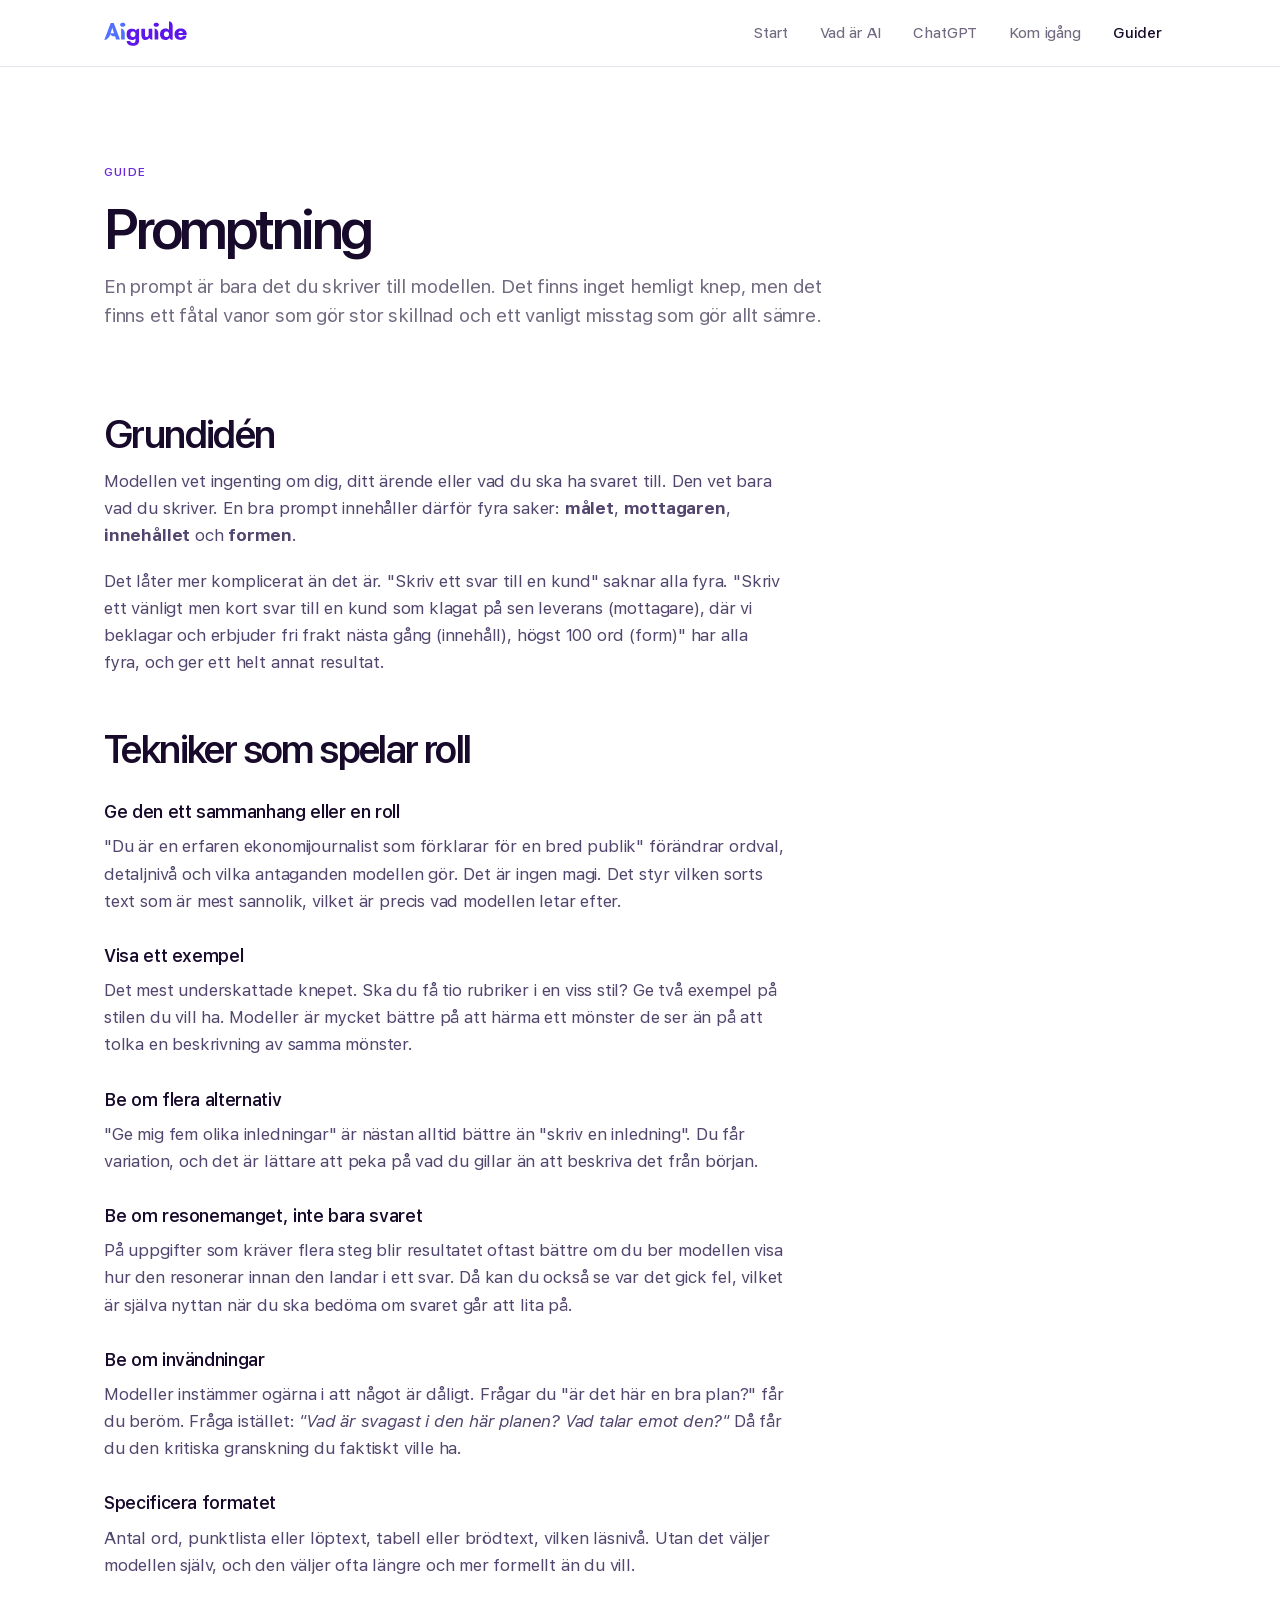
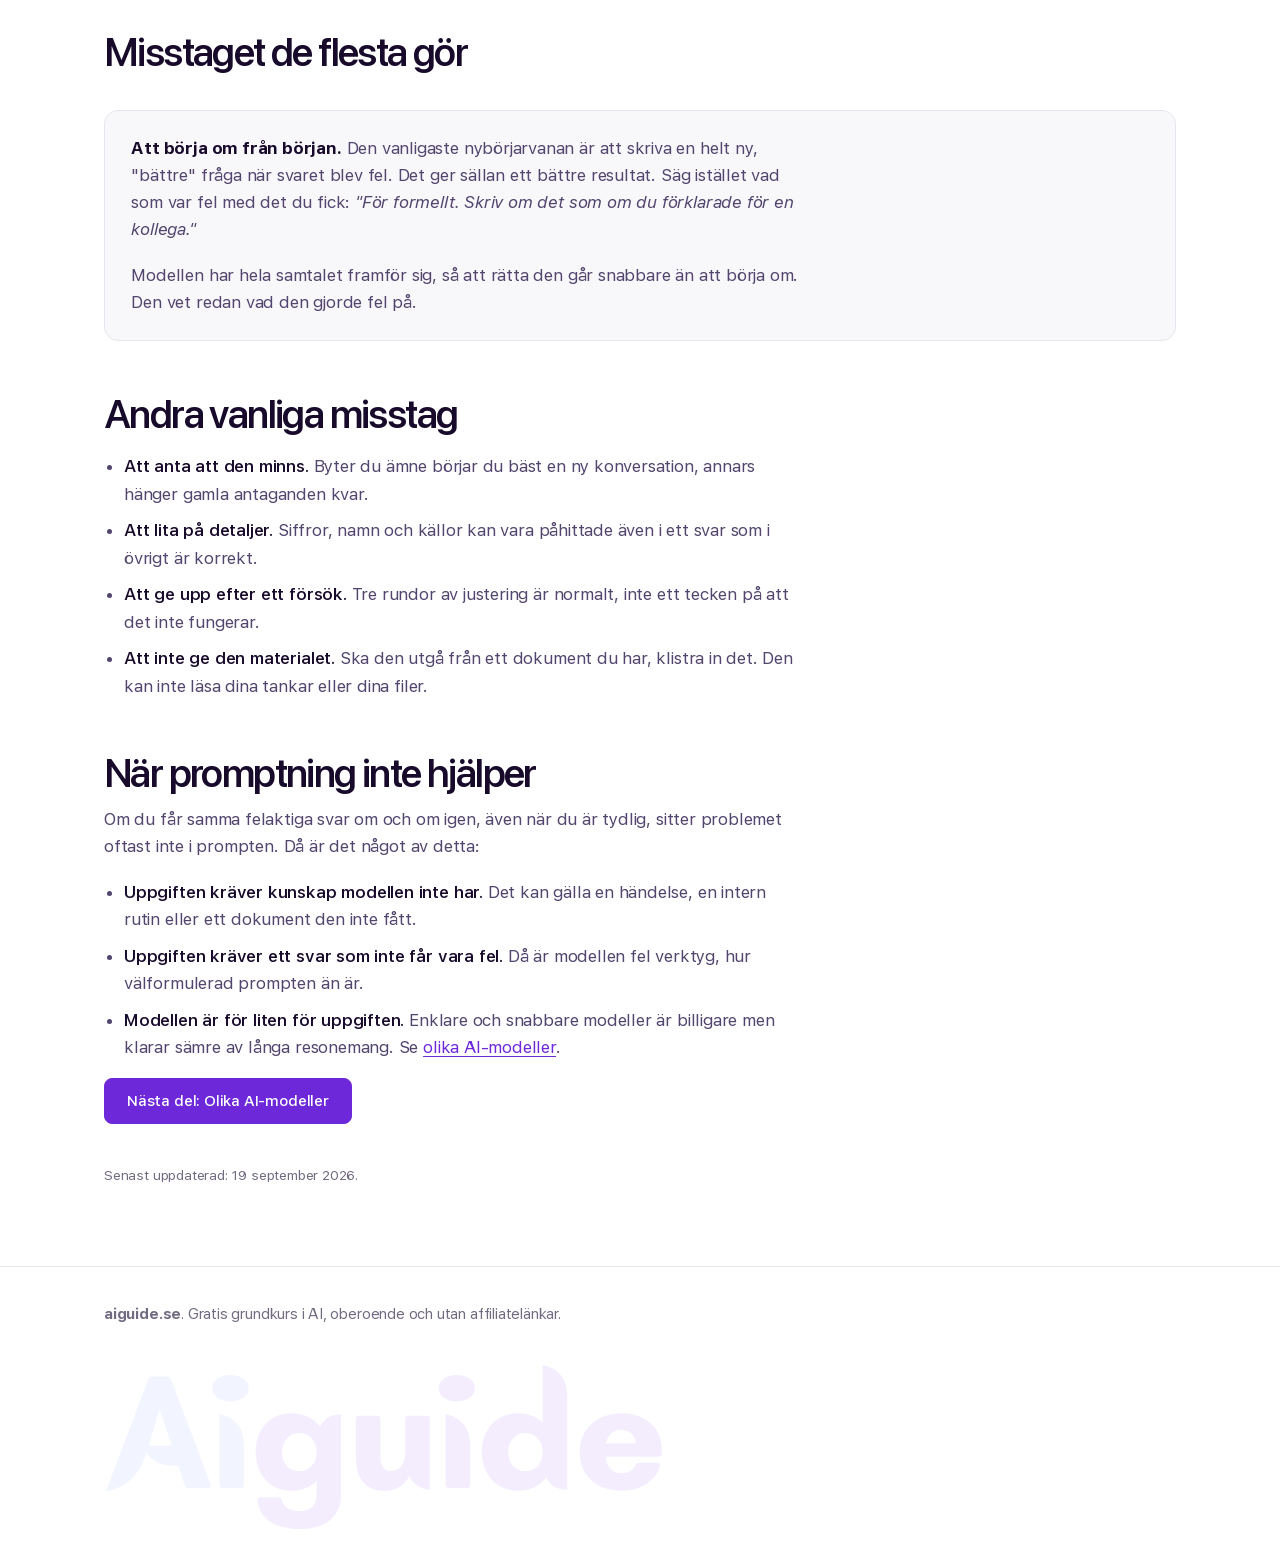
<file: promptning/index.html>
<!DOCTYPE html>
<html lang="sv">
<head>
<meta charset="utf-8">
<meta name="viewport" content="width=device-width, initial-scale=1">
<title>Promptning: att prata med AI så du får bra svar | aiguide.se</title>
<meta name="description" content="Vad promptning är, vilka tekniker som faktiskt spelar roll, vanliga misstag och varför du får bättre svar av att säga vad som var fel än av att skriva om frågan.">
<link rel="canonical" href="https://aiguide.se/promptning/">
<link rel="icon" href="/assets/favicon.svg" type="image/svg+xml">
<link rel="apple-touch-icon" href="/assets/apple-touch-icon.png">
<link rel="preload" href="/fonts/SF-Pro-var.woff2" as="font" type="font/woff2" crossorigin>
<link rel="stylesheet" href="/fonts/fonts.css">
<link rel="stylesheet" href="/assets/style.css">
</head>
<body>
<a class="skip" href="#main">Till innehållet</a>

<header class="site-head">
  <div class="wrap">
    <a class="brand" href="/" aria-label="Aiguide – startsida"><img src="/assets/logo.svg" alt="Aiguide" width="87" height="26"></a>
    <nav class="site-nav" aria-label="Huvudmeny">
      <a href="/">Start</a>
      <a href="/vad-ar-ai/">Vad är AI</a>
      <a href="/chatgpt-pa-svenska/">ChatGPT</a>
      <a href="/kom-igang/">Kom igång</a>
      <a href="/guider/" aria-current="page">Guider</a>
    </nav>
  </div>
</header>

<main id="main">
  <div class="wrap">

    <section class="hero">
      <p class="eyebrow">Guide</p>
      <h1>Promptning</h1>
      <p class="lede">
        En prompt är bara det du skriver till modellen. Det finns inget hemligt knep, men det
        finns ett fåtal vanor som gör stor skillnad och ett vanligt misstag som gör allt sämre.
      </p>
    </section>

    <h2>Grundidén</h2>
    <p>
      Modellen vet ingenting om dig, ditt ärende eller vad du ska ha svaret till. Den vet bara vad
      du skriver. En bra prompt innehåller därför fyra saker: <strong>målet</strong>,
      <strong>mottagaren</strong>, <strong>innehållet</strong> och <strong>formen</strong>.
    </p>
    <p>
      Det låter mer komplicerat än det är. "Skriv ett svar till en kund" saknar alla fyra.
      "Skriv ett vänligt men kort svar till en kund som klagat på sen leverans (mottagare), där vi
      beklagar och erbjuder fri frakt nästa gång (innehåll), högst 100 ord (form)" har alla fyra,
      och ger ett helt annat resultat.
    </p>

    <h2>Tekniker som spelar roll</h2>

    <h3>Ge den ett sammanhang eller en roll</h3>
    <p>
      "Du är en erfaren ekonomijournalist som förklarar för en bred publik" förändrar ordval,
      detaljnivå och vilka antaganden modellen gör. Det är ingen magi. Det styr vilken sorts text
      som är mest sannolik, vilket är precis vad modellen letar efter.
    </p>

    <h3>Visa ett exempel</h3>
    <p>
      Det mest underskattade knepet. Ska du få tio rubriker i en viss stil? Ge två exempel på
      stilen du vill ha. Modeller är mycket bättre på att härma ett mönster de ser än på att
      tolka en beskrivning av samma mönster.
    </p>

    <h3>Be om flera alternativ</h3>
    <p>
      "Ge mig fem olika inledningar" är nästan alltid bättre än "skriv en inledning". Du får
      variation, och det är lättare att peka på vad du gillar än att beskriva det från början.
    </p>

    <h3>Be om resonemanget, inte bara svaret</h3>
    <p>
      På uppgifter som kräver flera steg blir resultatet oftast bättre om du ber modellen visa hur
      den resonerar innan den landar i ett svar. Då kan du också se var det gick fel, vilket är
      själva nyttan när du ska bedöma om svaret går att lita på.
    </p>

    <h3>Be om invändningar</h3>
    <p>
      Modeller instämmer ogärna i att något är dåligt. Frågar du "är det här en bra plan?" får du
      beröm. Fråga istället: <em>"Vad är svagast i den här planen? Vad talar emot den?"</em> Då
      får du den kritiska granskning du faktiskt ville ha.
    </p>

    <h3>Specificera formatet</h3>
    <p>
      Antal ord, punktlista eller löptext, tabell eller brödtext, vilken läsnivå. Utan det väljer
      modellen själv, och den väljer ofta längre och mer formellt än du vill.
    </p>

    <h2>Misstaget de flesta gör</h2>
    <div class="note">
      <p>
        <strong>Att börja om från början.</strong> Den vanligaste nybörjarvanan är att skriva en
        helt ny, "bättre" fråga när svaret blev fel. Det ger sällan ett bättre resultat. Säg
        istället vad som var fel med det du fick: <em>"För formellt. Skriv om det som om du
        förklarade för en kollega."</em>
      </p>
      <p>
        Modellen har hela samtalet framför sig, så att rätta den går snabbare än att börja om. Den
        vet redan vad den gjorde fel på.
      </p>
    </div>

    <h2>Andra vanliga misstag</h2>
    <ul>
      <li><strong>Att anta att den minns.</strong> Byter du ämne börjar du bäst en ny konversation,
          annars hänger gamla antaganden kvar.</li>
      <li><strong>Att lita på detaljer.</strong> Siffror, namn och källor kan vara påhittade även i
          ett svar som i övrigt är korrekt.</li>
      <li><strong>Att ge upp efter ett försök.</strong> Tre rundor av justering är normalt, inte ett
          tecken på att det inte fungerar.</li>
      <li><strong>Att inte ge den materialet.</strong> Ska den utgå från ett dokument du har, klistra
          in det. Den kan inte läsa dina tankar eller dina filer.</li>
    </ul>

    <h2>När promptning inte hjälper</h2>
    <p>
      Om du får samma felaktiga svar om och om igen, även när du är tydlig, sitter problemet oftast
      inte i prompten. Då är det något av detta:
    </p>
    <ul>
      <li><strong>Uppgiften kräver kunskap modellen inte har.</strong> Det kan gälla en händelse, en intern
          rutin eller ett dokument den inte fått.</li>
      <li><strong>Uppgiften kräver ett svar som inte får vara fel.</strong> Då är modellen fel
          verktyg, hur välformulerad prompten än är.</li>
      <li><strong>Modellen är för liten för uppgiften.</strong> Enklare och snabbare modeller är
          billigare men klarar sämre av långa resonemang. Se
          <a href="/ai-modeller/">olika AI-modeller</a>.</li>
    </ul>

    <p><a class="btn" href="/ai-modeller/">Nästa del: Olika AI-modeller</a></p>

    <p class="updated">Senast uppdaterad: 19 september 2026.</p>

  </div>
</main>

<footer class="site-foot">
  <div class="wrap">
    <p>
      <strong>aiguide.se</strong>. Gratis grundkurs i AI, oberoende och utan affiliatelänkar.
    </p>
    <div class="foot-mark" aria-hidden="true"><img src="/assets/logo.svg" alt="" width="319" height="96"></div>
  </div>
</footer>

</body>
</html>
</file>
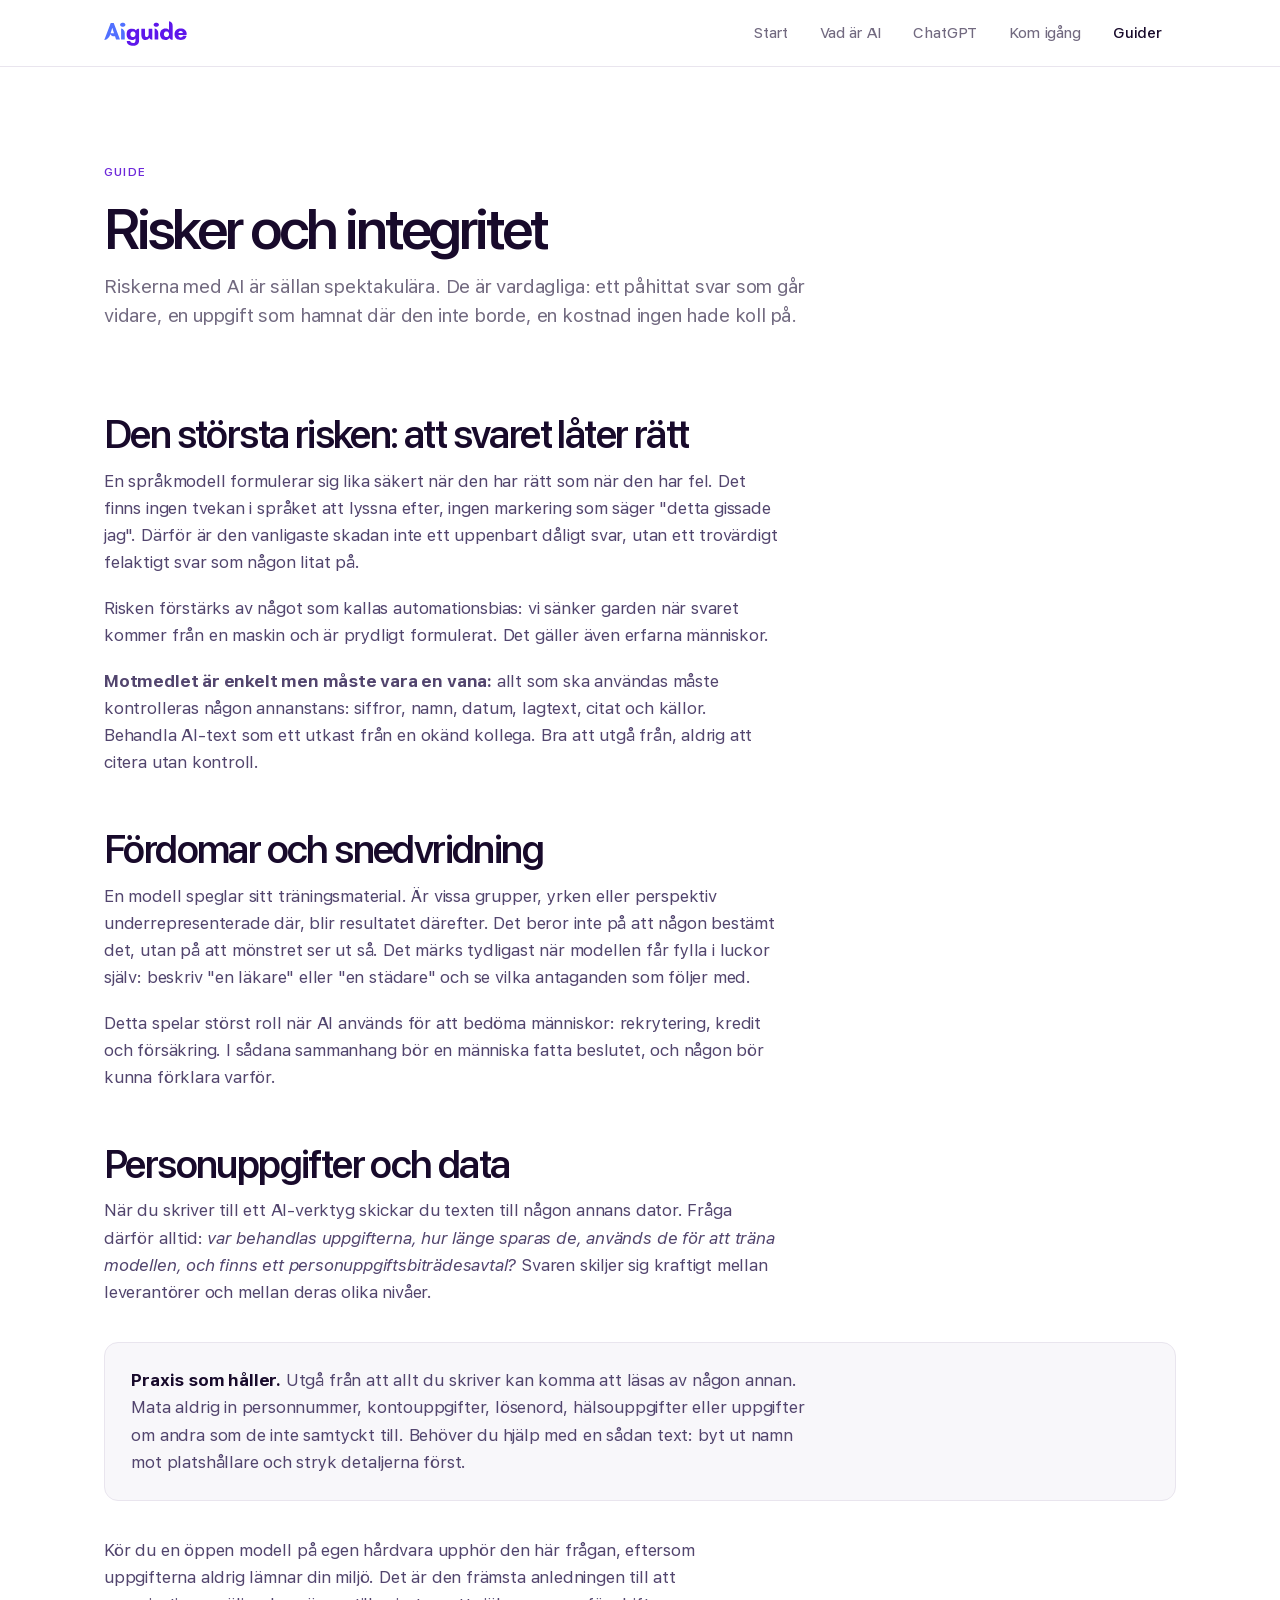
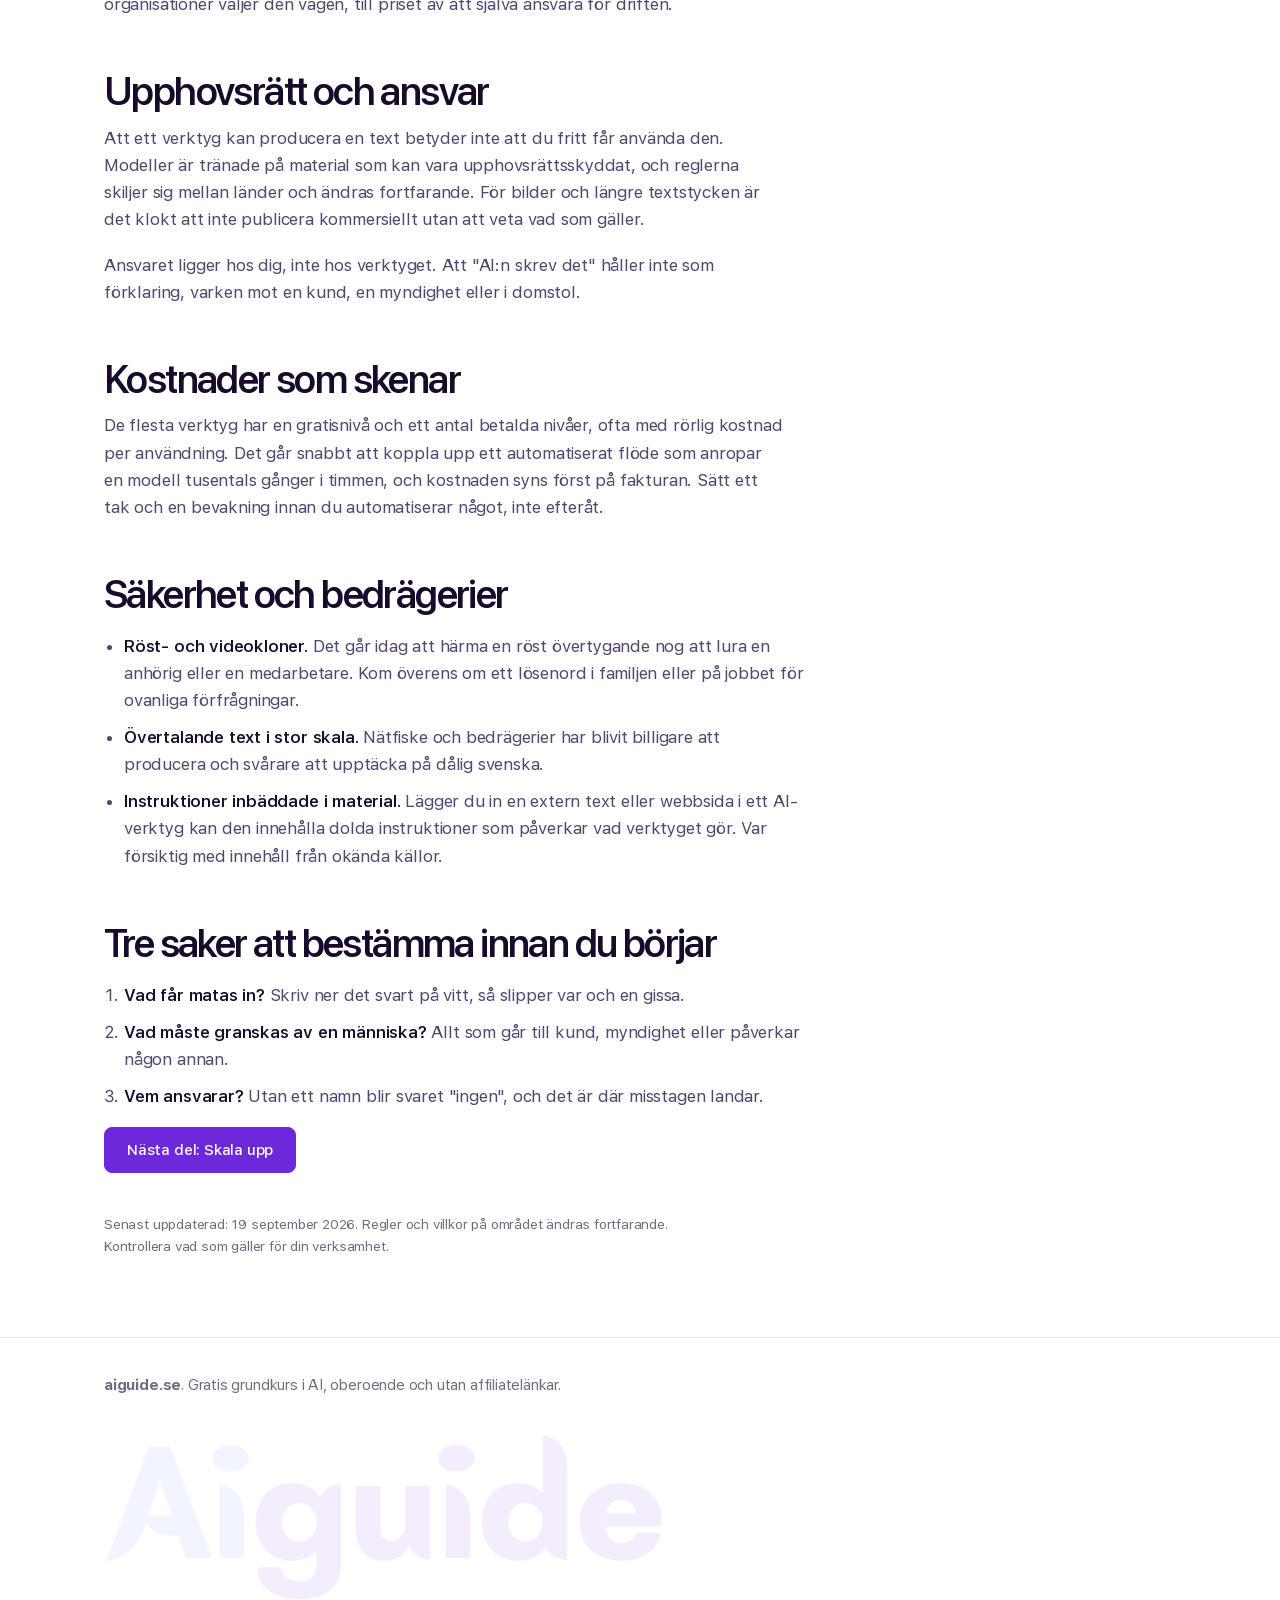
<file: risker-och-integritet/index.html>
<!DOCTYPE html>
<html lang="sv">
<head>
<meta charset="utf-8">
<meta name="viewport" content="width=device-width, initial-scale=1">
<title>AI risker och hallucinationer: vad du bör tänka på | aiguide.se</title>
<meta name="description" content="Hallucinationer, bias, personuppgifter och GDPR, upphovsrätt och läckage. Är AI farligt, och vad bör du konkret göra åt riskerna? Oberoende guide på svenska.">
<link rel="canonical" href="https://aiguide.se/risker-och-integritet/">
<link rel="icon" href="/assets/favicon.svg" type="image/svg+xml">
<link rel="apple-touch-icon" href="/assets/apple-touch-icon.png">
<link rel="preload" href="/fonts/SF-Pro-var.woff2" as="font" type="font/woff2" crossorigin>
<link rel="stylesheet" href="/fonts/fonts.css">
<link rel="stylesheet" href="/assets/style.css">
</head>
<body>
<a class="skip" href="#main">Till innehållet</a>

<header class="site-head">
  <div class="wrap">
    <a class="brand" href="/" aria-label="Aiguide – startsida"><img src="/assets/logo.svg" alt="Aiguide" width="87" height="26"></a>
    <nav class="site-nav" aria-label="Huvudmeny">
      <a href="/">Start</a>
      <a href="/vad-ar-ai/">Vad är AI</a>
      <a href="/chatgpt-pa-svenska/">ChatGPT</a>
      <a href="/kom-igang/">Kom igång</a>
      <a href="/guider/" aria-current="page">Guider</a>
    </nav>
  </div>
</header>

<main id="main">
  <div class="wrap">

    <section class="hero">
      <p class="eyebrow">Guide</p>
      <h1>Risker och integritet</h1>
      <p class="lede">
        Riskerna med AI är sällan spektakulära. De är vardagliga: ett påhittat svar som går vidare,
        en uppgift som hamnat där den inte borde, en kostnad ingen hade koll på.
      </p>
    </section>

    <h2>Den största risken: att svaret låter rätt</h2>
    <p>
      En språkmodell formulerar sig lika säkert när den har rätt som när den har fel. Det finns
      ingen tvekan i språket att lyssna efter, ingen markering som säger "detta gissade jag".
      Därför är den vanligaste skadan inte ett uppenbart dåligt svar, utan ett trovärdigt felaktigt
      svar som någon litat på.
    </p>
    <p>
      Risken förstärks av något som kallas automationsbias: vi sänker garden när svaret kommer från
      en maskin och är prydligt formulerat. Det gäller även erfarna människor.
    </p>
    <p>
      <strong>Motmedlet är enkelt men måste vara en vana:</strong> allt som ska användas måste kontrolleras någon annanstans: siffror,
      namn, datum, lagtext, citat och källor. Behandla AI-text som ett
      utkast från en okänd kollega. Bra att utgå från, aldrig att citera utan kontroll.
    </p>

    <h2>Fördomar och snedvridning</h2>
    <p>
      En modell speglar sitt träningsmaterial. Är vissa grupper, yrken eller perspektiv
      underrepresenterade där, blir resultatet därefter. Det beror inte på att någon bestämt det,
      utan på att mönstret ser ut så. Det märks tydligast när modellen får fylla i luckor själv: beskriv
      "en läkare" eller "en städare" och se vilka antaganden som följer med.
    </p>
    <p>
      Detta spelar störst roll när AI används för att bedöma människor: rekrytering, kredit
      och försäkring. I sådana sammanhang bör en människa fatta beslutet, och någon bör kunna förklara
      varför.
    </p>

    <h2>Personuppgifter och data</h2>
    <p>
      När du skriver till ett AI-verktyg skickar du texten till någon annans dator. Fråga därför
      alltid: <em>var behandlas uppgifterna, hur länge sparas de, används de för att träna
      modellen, och finns ett personuppgiftsbiträdesavtal?</em> Svaren skiljer sig kraftigt mellan
      leverantörer och mellan deras olika nivåer.
    </p>

    <div class="note">
      <p>
        <strong>Praxis som håller.</strong> Utgå från att allt du skriver kan komma att läsas av
        någon annan. Mata aldrig in personnummer, kontouppgifter, lösenord, hälsouppgifter eller
        uppgifter om andra som de inte samtyckt till. Behöver du hjälp med en sådan text: byt ut
        namn mot platshållare och stryk detaljerna först.
      </p>
    </div>

    <p>
      Kör du en öppen modell på egen hårdvara upphör den här frågan, eftersom uppgifterna aldrig
      lämnar din miljö. Det är den främsta anledningen till att organisationer väljer den vägen, till priset
      av att själva ansvara för driften.
    </p>

    <h2>Upphovsrätt och ansvar</h2>
    <p>
      Att ett verktyg kan producera en text betyder inte att du fritt får använda den. Modeller är
      tränade på material som kan vara upphovsrättsskyddat, och reglerna skiljer sig mellan
      länder och ändras fortfarande. För bilder och längre textstycken är det klokt att inte
      publicera kommersiellt utan att veta vad som gäller.
    </p>
    <p>
      Ansvaret ligger hos dig, inte hos verktyget. Att "AI:n skrev det" håller inte som förklaring, varken mot en kund, en myndighet eller i
      domstol.
    </p>

    <h2>Kostnader som skenar</h2>
    <p>
      De flesta verktyg har en gratisnivå och ett antal betalda nivåer, ofta med rörlig
      kostnad per användning. Det går snabbt att koppla upp ett automatiserat flöde som anropar en
      modell tusentals gånger i timmen, och kostnaden syns först på fakturan. Sätt ett tak och en
      bevakning innan du automatiserar något, inte efteråt.
    </p>

    <h2>Säkerhet och bedrägerier</h2>
    <ul>
      <li><strong>Röst- och videokloner.</strong> Det går idag att härma en röst övertygande nog att
          lura en anhörig eller en medarbetare. Kom överens om ett lösenord i familjen eller på
          jobbet för ovanliga förfrågningar.</li>
      <li><strong>Övertalande text i stor skala.</strong> Nätfiske och bedrägerier har blivit
          billigare att producera och svårare att upptäcka på dålig svenska.</li>
      <li><strong>Instruktioner inbäddade i material.</strong> Lägger du in en extern text eller
          webbsida i ett AI-verktyg kan den innehålla dolda instruktioner som påverkar vad
          verktyget gör. Var försiktig med innehåll från okända källor.</li>
    </ul>

    <h2>Tre saker att bestämma innan du börjar</h2>
    <ol>
      <li><strong>Vad får matas in?</strong> Skriv ner det svart på vitt, så slipper var och en gissa.</li>
      <li><strong>Vad måste granskas av en människa?</strong> Allt som går till kund, myndighet eller
          påverkar någon annan.</li>
      <li><strong>Vem ansvarar?</strong> Utan ett namn blir svaret "ingen", och det är där misstagen
          landar.</li>
    </ol>

    <p><a class="btn" href="/skala-upp/">Nästa del: Skala upp</a></p>

    <p class="updated">Senast uppdaterad: 19 september 2026. Regler och villkor på området ändras fortfarande. Kontrollera vad som gäller för din verksamhet.</p>

  </div>
</main>

<footer class="site-foot">
  <div class="wrap">
    <p>
      <strong>aiguide.se</strong>. Gratis grundkurs i AI, oberoende och utan affiliatelänkar.
    </p>
    <div class="foot-mark" aria-hidden="true"><img src="/assets/logo.svg" alt="" width="319" height="96"></div>
  </div>
</footer>

</body>
</html>
</file>
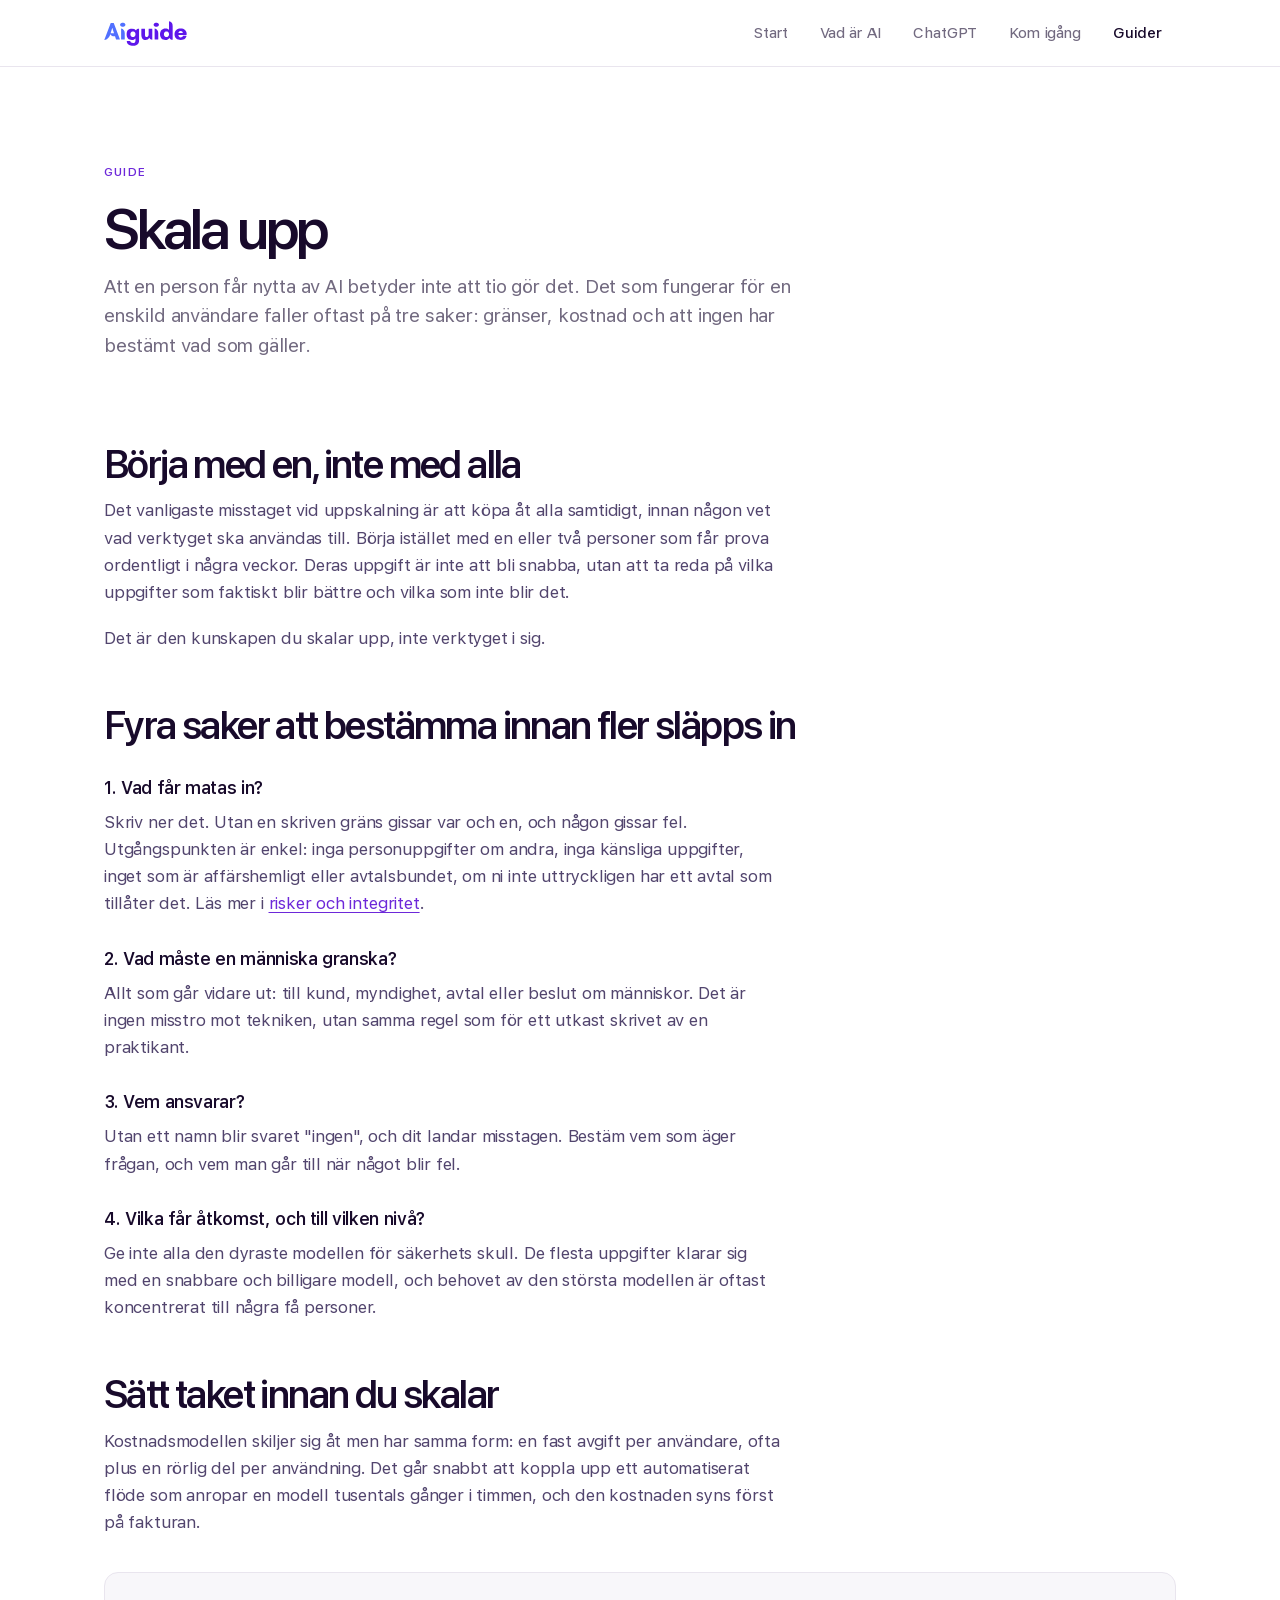
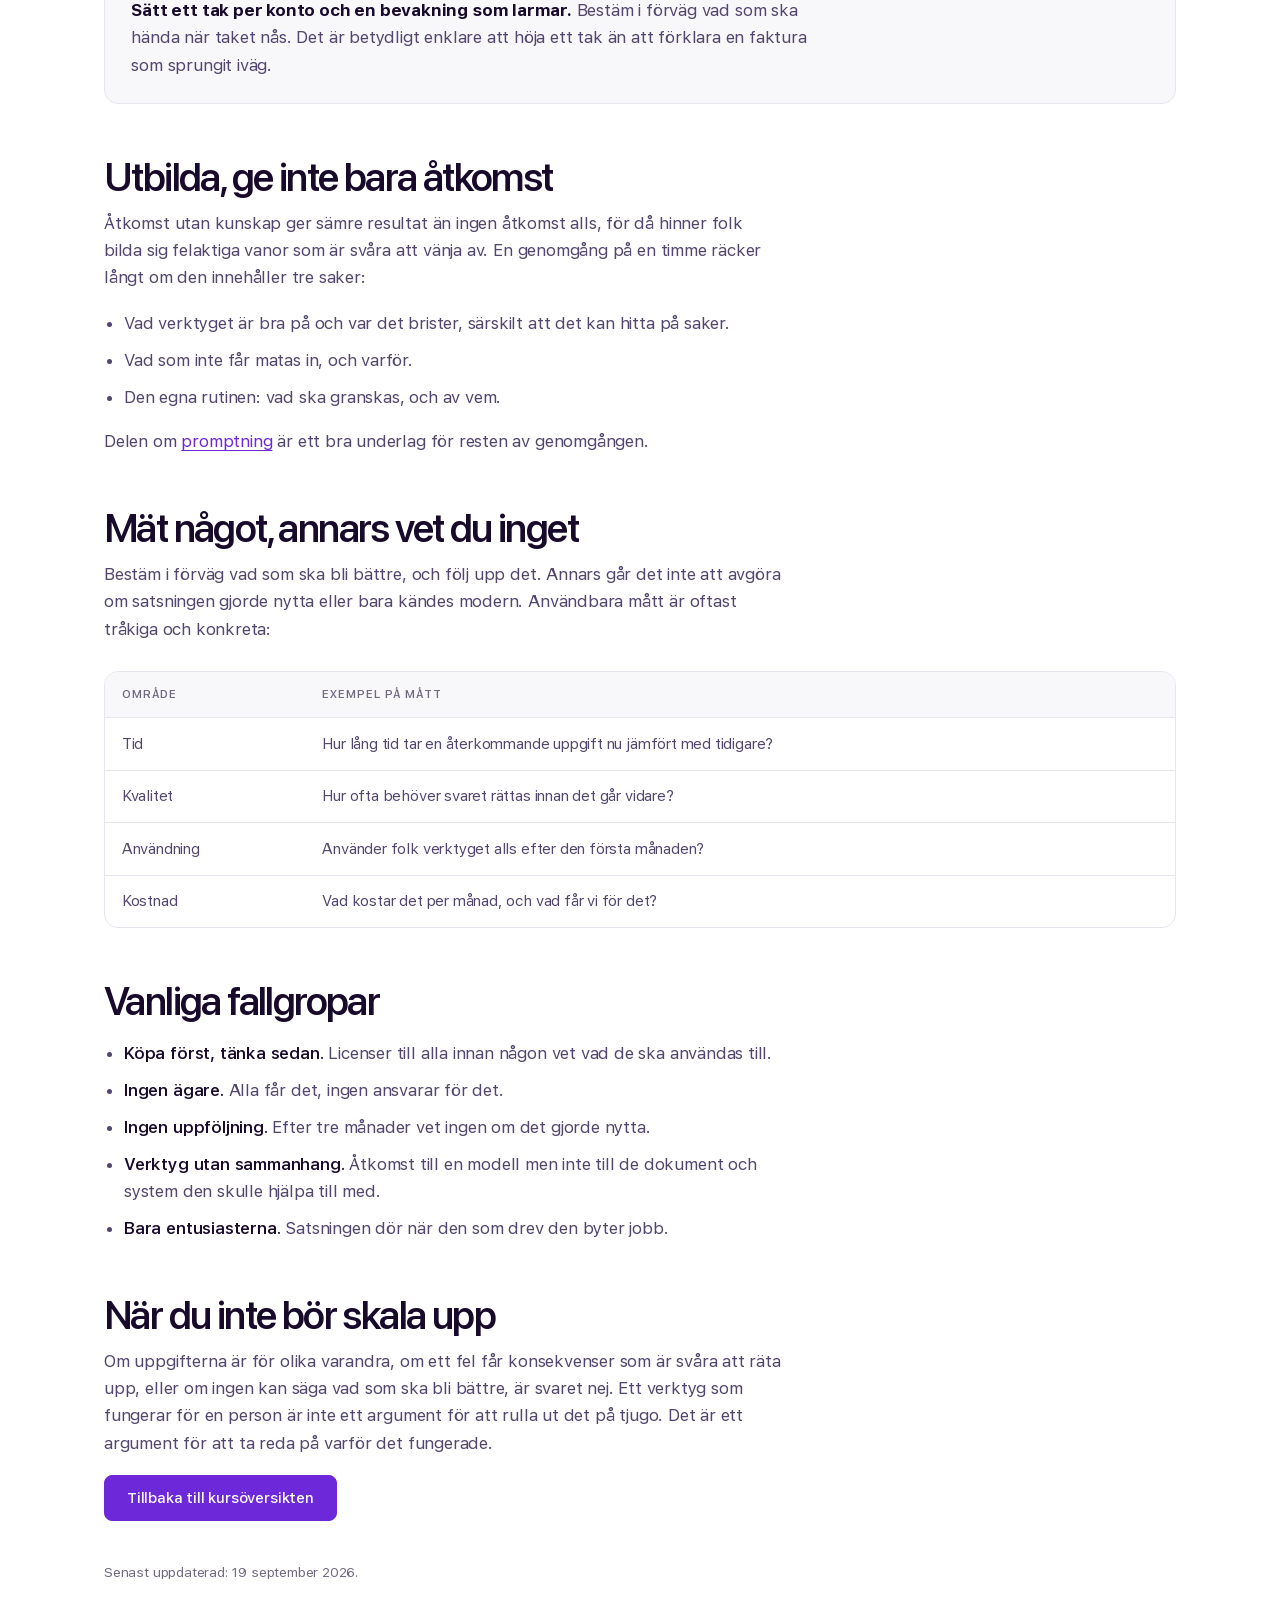
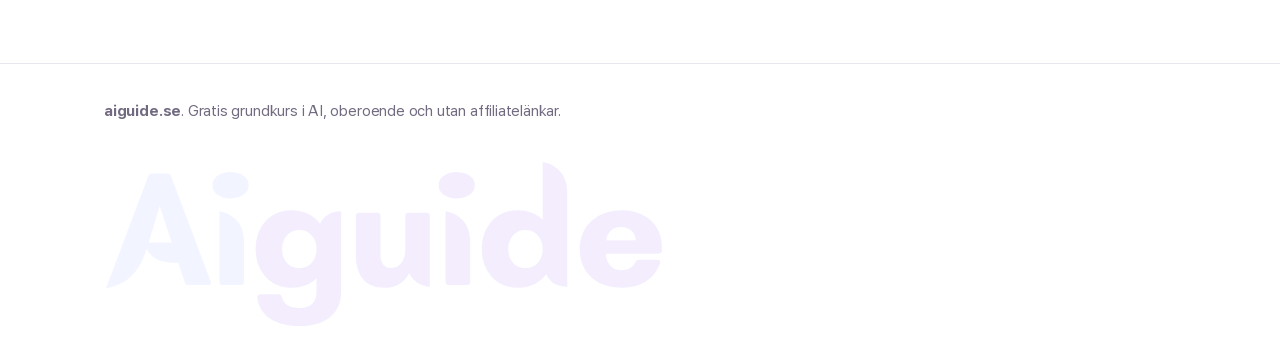
<file: skala-upp/index.html>
<!DOCTYPE html>
<html lang="sv">
<head>
<meta charset="utf-8">
<meta name="viewport" content="width=device-width, initial-scale=1">
<title>Skala upp AI: från en person till en organisation | aiguide.se</title>
<meta name="description" content="Hur du går från att en person provar AI till att en hel arbetsgrupp använder det: gränser, kostnadskontroll, utbildning, uppföljning och de vanligaste fallgroparna.">
<link rel="canonical" href="https://aiguide.se/skala-upp/">
<link rel="icon" href="/assets/favicon.svg" type="image/svg+xml">
<link rel="apple-touch-icon" href="/assets/apple-touch-icon.png">
<link rel="preload" href="/fonts/SF-Pro-var.woff2" as="font" type="font/woff2" crossorigin>
<link rel="stylesheet" href="/fonts/fonts.css">
<link rel="stylesheet" href="/assets/style.css">
</head>
<body>
<a class="skip" href="#main">Till innehållet</a>

<header class="site-head">
  <div class="wrap">
    <a class="brand" href="/" aria-label="Aiguide – startsida"><img src="/assets/logo.svg" alt="Aiguide" width="87" height="26"></a>
    <nav class="site-nav" aria-label="Huvudmeny">
      <a href="/">Start</a>
      <a href="/vad-ar-ai/">Vad är AI</a>
      <a href="/chatgpt-pa-svenska/">ChatGPT</a>
      <a href="/kom-igang/">Kom igång</a>
      <a href="/guider/" aria-current="page">Guider</a>
    </nav>
  </div>
</header>

<main id="main">
  <div class="wrap">

    <section class="hero">
      <p class="eyebrow">Guide</p>
      <h1>Skala upp</h1>
      <p class="lede">
        Att en person får nytta av AI betyder inte att tio gör det. Det som fungerar för en
        enskild användare faller oftast på tre saker: gränser, kostnad och att ingen har bestämt
        vad som gäller.
      </p>
    </section>

    <h2>Börja med en, inte med alla</h2>
    <p>
      Det vanligaste misstaget vid uppskalning är att köpa åt alla samtidigt, innan någon vet vad
      verktyget ska användas till. Börja istället med en eller två personer som får prova ordentligt
      i några veckor. Deras uppgift är inte att bli snabba, utan att ta reda på vilka uppgifter
      som faktiskt blir bättre och vilka som inte blir det.
    </p>
    <p>
      Det är den kunskapen du skalar upp, inte verktyget i sig.
    </p>

    <h2>Fyra saker att bestämma innan fler släpps in</h2>

    <h3>1. Vad får matas in?</h3>
    <p>
      Skriv ner det. Utan en skriven gräns gissar var och en, och någon gissar fel. Utgångspunkten
      är enkel: inga personuppgifter om andra, inga känsliga uppgifter, inget som är affärshemligt
      eller avtalsbundet, om ni inte uttryckligen har ett avtal som tillåter det. Läs mer i
      <a href="/risker-och-integritet/">risker och integritet</a>.
    </p>

    <h3>2. Vad måste en människa granska?</h3>
    <p>
      Allt som går vidare ut: till kund, myndighet, avtal eller beslut om människor. Det är ingen
      misstro mot tekniken, utan samma regel som för ett utkast skrivet av en praktikant.
    </p>

    <h3>3. Vem ansvarar?</h3>
    <p>
      Utan ett namn blir svaret "ingen", och dit landar misstagen. Bestäm vem som äger frågan, och
      vem man går till när något blir fel.
    </p>

    <h3>4. Vilka får åtkomst, och till vilken nivå?</h3>
    <p>
      Ge inte alla den dyraste modellen för säkerhets skull. De flesta uppgifter klarar sig med en
      snabbare och billigare modell, och behovet av den största modellen är oftast koncentrerat
      till några få personer.
    </p>

    <h2>Sätt taket innan du skalar</h2>
    <p>
      Kostnadsmodellen skiljer sig åt men har samma form: en fast avgift per användare, ofta plus
      en rörlig del per användning. Det går snabbt att koppla upp ett automatiserat flöde som
      anropar en modell tusentals gånger i timmen, och den kostnaden syns först på fakturan.
    </p>
    <div class="note">
      <p>
        <strong>Sätt ett tak per konto och en bevakning som larmar.</strong> Bestäm i förväg vad
        som ska hända när taket nås. Det är betydligt enklare att höja ett tak än att förklara en
        faktura som sprungit iväg.
      </p>
    </div>

    <h2>Utbilda, ge inte bara åtkomst</h2>
    <p>
      Åtkomst utan kunskap ger sämre resultat än ingen åtkomst alls, för då hinner folk bilda sig
      felaktiga vanor som är svåra att vänja av. En genomgång på en timme räcker långt om den
      innehåller tre saker:
    </p>
    <ul>
      <li>Vad verktyget är bra på och var det brister, särskilt att det kan hitta på saker.</li>
      <li>Vad som inte får matas in, och varför.</li>
      <li>Den egna rutinen: vad ska granskas, och av vem.</li>
    </ul>
    <p>
      Delen om <a href="/promptning/">promptning</a> är ett bra underlag för resten av genomgången.
    </p>

    <h2>Mät något, annars vet du inget</h2>
    <p>
      Bestäm i förväg vad som ska bli bättre, och följ upp det. Annars går det inte att avgöra om
      satsningen gjorde nytta eller bara kändes modern. Användbara mått är oftast tråkiga och
      konkreta:
    </p>
    <div class="table-scroll">
      <table>
        <thead>
          <tr><th>Område</th><th>Exempel på mått</th></tr>
        </thead>
        <tbody>
          <tr>
            <td>Tid</td>
            <td>Hur lång tid tar en återkommande uppgift nu jämfört med tidigare?</td>
          </tr>
          <tr>
            <td>Kvalitet</td>
            <td>Hur ofta behöver svaret rättas innan det går vidare?</td>
          </tr>
          <tr>
            <td>Användning</td>
            <td>Använder folk verktyget alls efter den första månaden?</td>
          </tr>
          <tr>
            <td>Kostnad</td>
            <td>Vad kostar det per månad, och vad får vi för det?</td>
          </tr>
        </tbody>
      </table>
    </div>

    <h2>Vanliga fallgropar</h2>
    <ul>
      <li><strong>Köpa först, tänka sedan.</strong> Licenser till alla innan någon vet vad de ska
          användas till.</li>
      <li><strong>Ingen ägare.</strong> Alla får det, ingen ansvarar för det.</li>
      <li><strong>Ingen uppföljning.</strong> Efter tre månader vet ingen om det gjorde nytta.</li>
      <li><strong>Verktyg utan sammanhang.</strong> Åtkomst till en modell men inte till de dokument
          och system den skulle hjälpa till med.</li>
      <li><strong>Bara entusiasterna.</strong> Satsningen dör när den som drev den byter jobb.</li>
    </ul>

    <h2>När du inte bör skala upp</h2>
    <p>
      Om uppgifterna är för olika varandra, om ett fel får konsekvenser som är svåra att räta upp,
      eller om ingen kan säga vad som ska bli bättre, är svaret nej. Ett verktyg som fungerar
      för en person är inte ett argument för att rulla ut det på tjugo. Det är ett argument för att
      ta reda på varför det fungerade.
    </p>

    <p><a class="btn" href="/guider/">Tillbaka till kursöversikten</a></p>

    <p class="updated">Senast uppdaterad: 19 september 2026.</p>

  </div>
</main>

<footer class="site-foot">
  <div class="wrap">
    <p>
      <strong>aiguide.se</strong>. Gratis grundkurs i AI, oberoende och utan affiliatelänkar.
    </p>
    <div class="foot-mark" aria-hidden="true"><img src="/assets/logo.svg" alt="" width="319" height="96"></div>
  </div>
</footer>

</body>
</html>
</file>
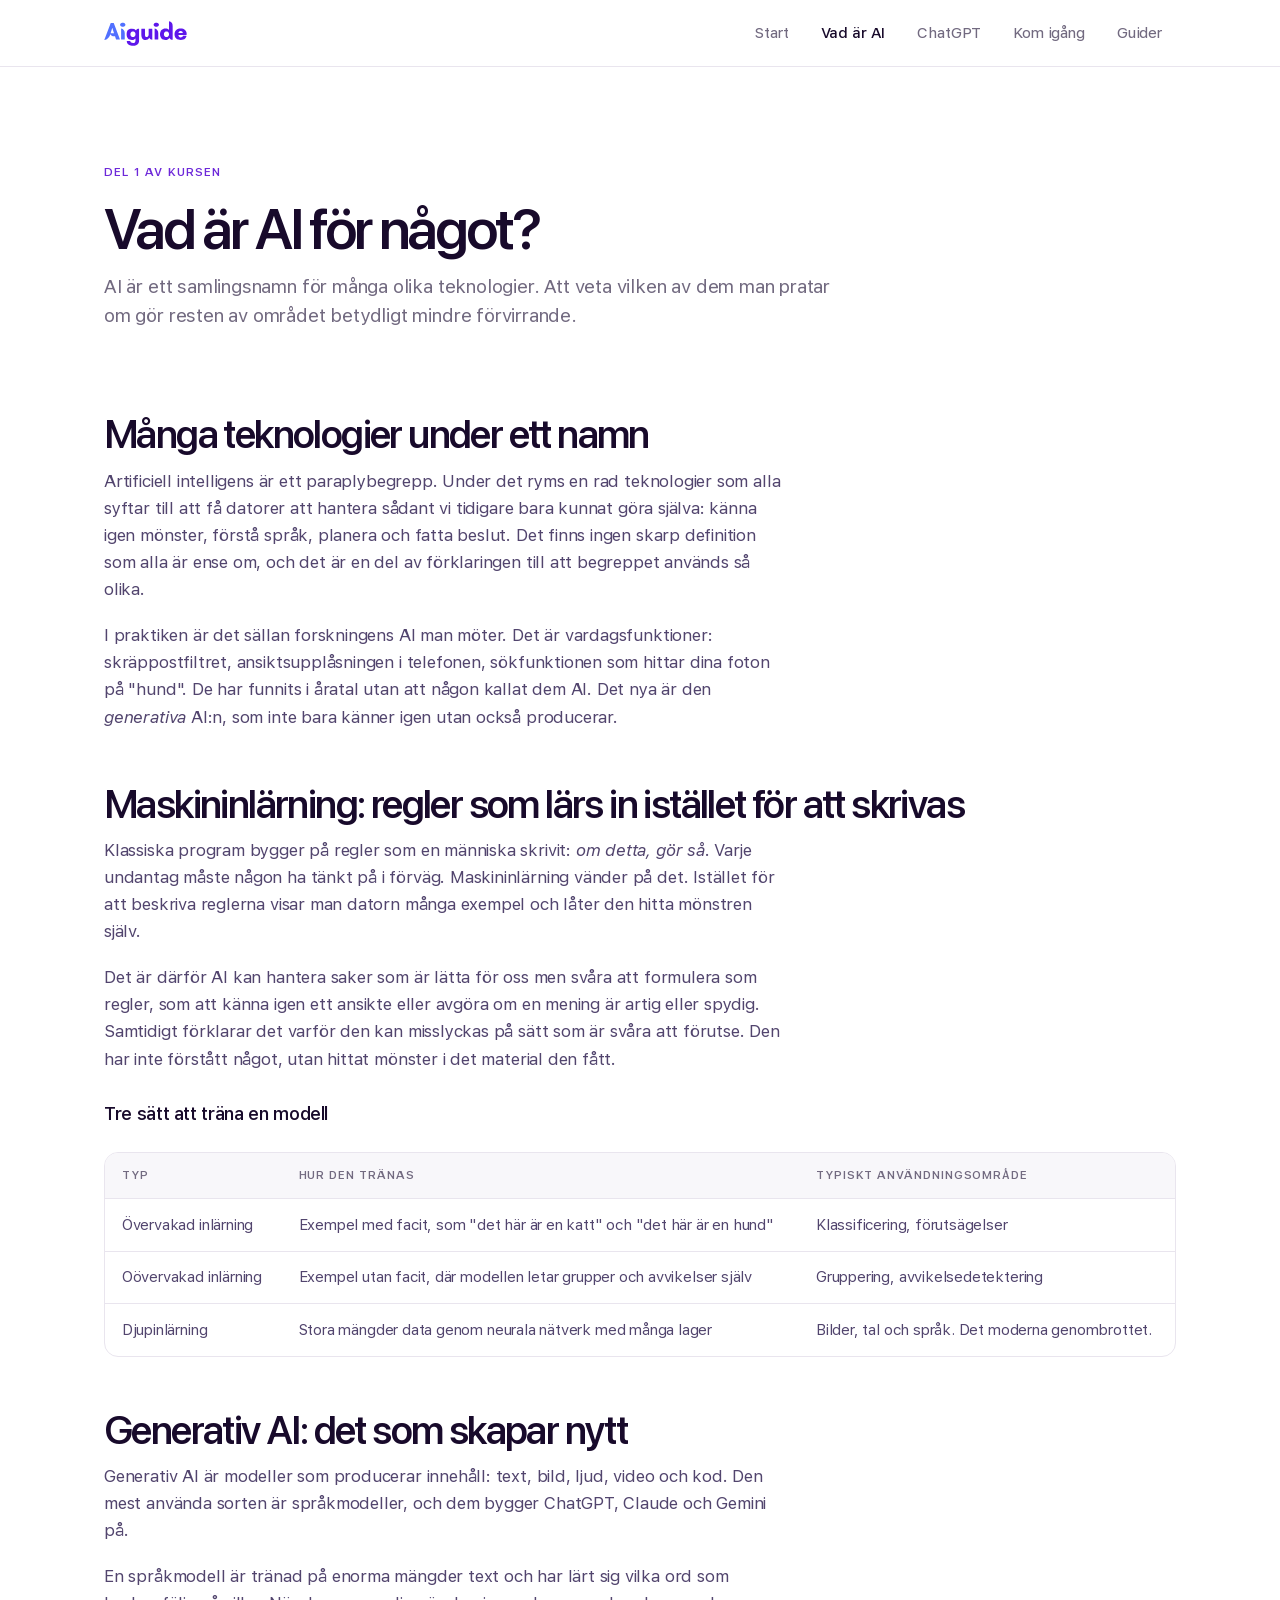
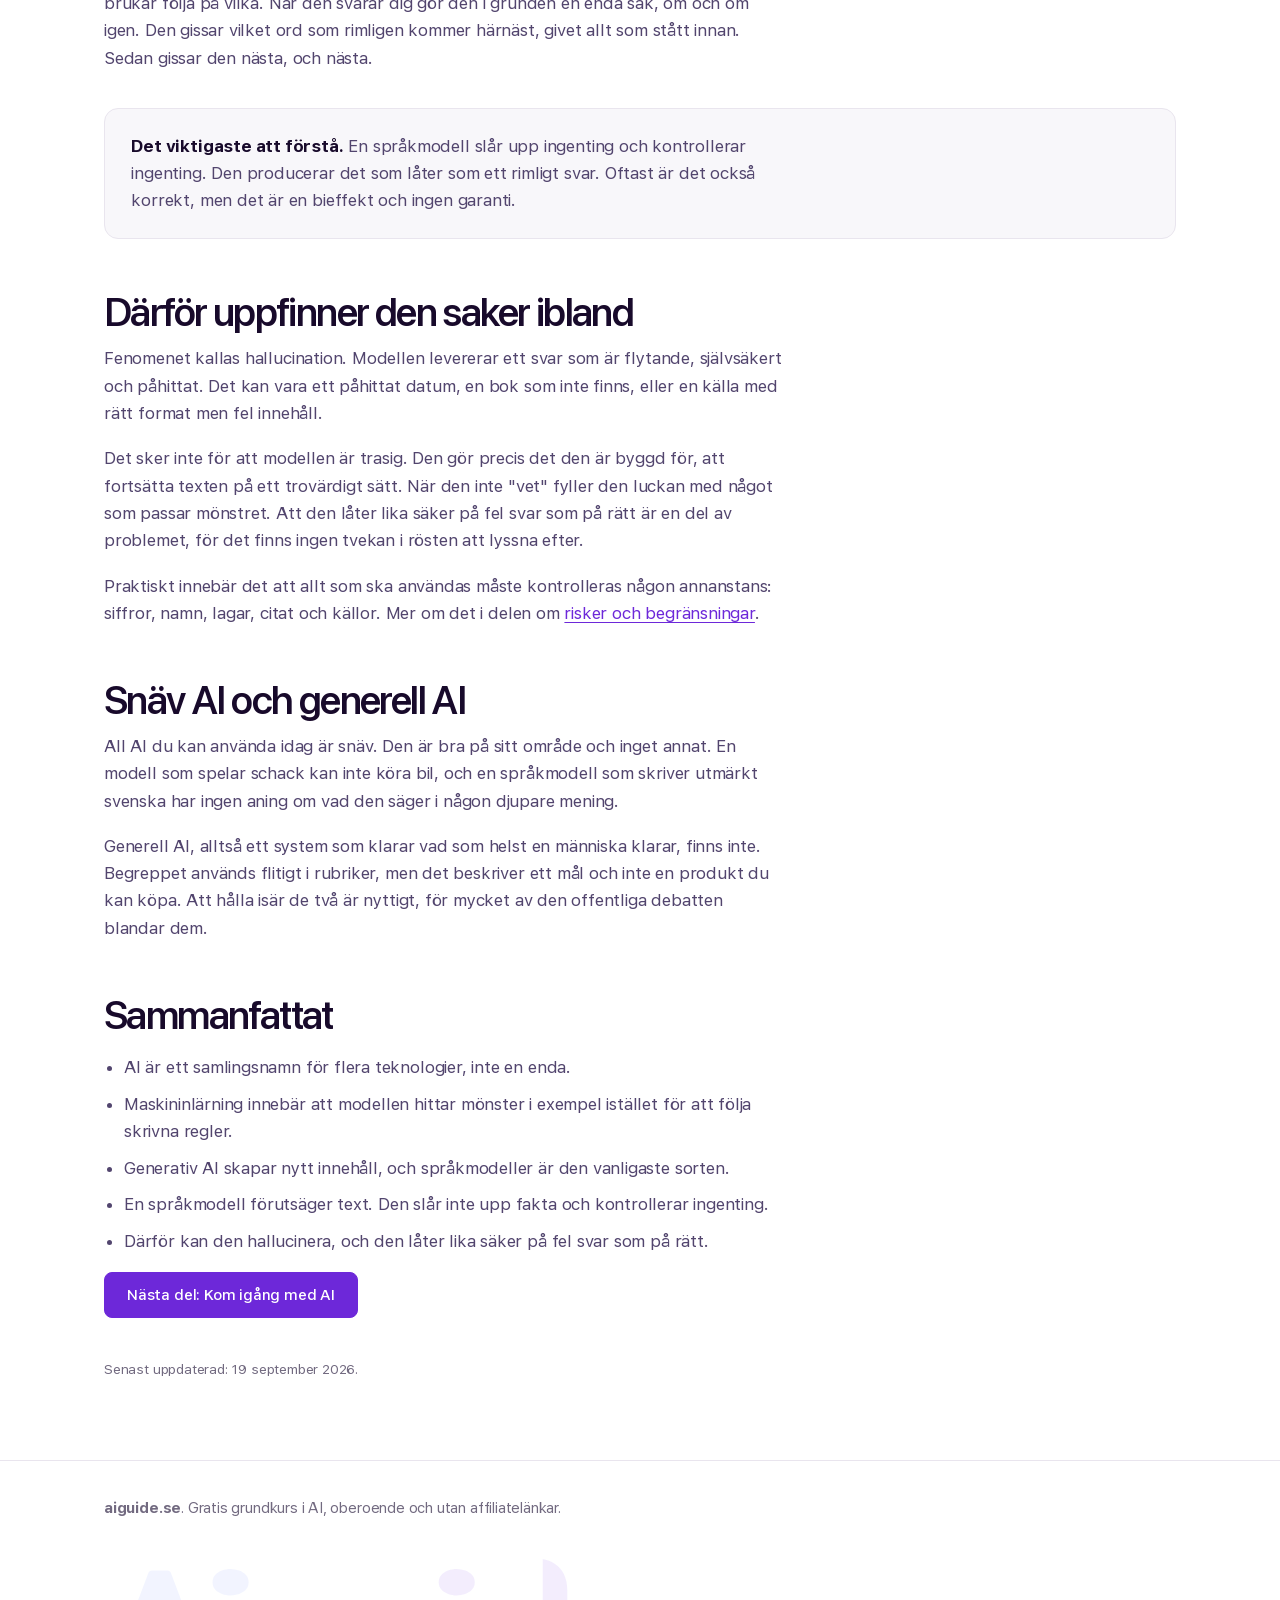
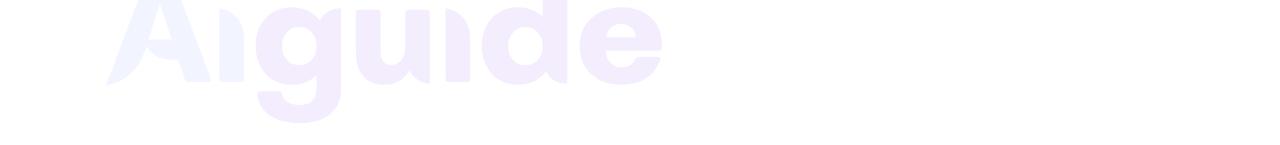
<file: vad-ar-ai/index.html>
<!DOCTYPE html>
<html lang="sv">
<head>
<meta charset="utf-8">
<meta name="viewport" content="width=device-width, initial-scale=1">
<title>Vad är AI? Artificiell intelligens förklarad | aiguide.se</title>
<meta name="description" content="Vad AI betyder och vad artificiell intelligens, maskininlärning och generativ AI är. Vad en LLM är, vad en AI-agent är — och varför en språkmodell inte är en faktabok.">
<link rel="canonical" href="https://aiguide.se/vad-ar-ai/">
<link rel="icon" href="/assets/favicon.svg" type="image/svg+xml">
<link rel="apple-touch-icon" href="/assets/apple-touch-icon.png">
<link rel="preload" href="/fonts/SF-Pro-var.woff2" as="font" type="font/woff2" crossorigin>
<link rel="stylesheet" href="/fonts/fonts.css">
<link rel="stylesheet" href="/assets/style.css">
</head>
<body>
<a class="skip" href="#main">Till innehållet</a>

<header class="site-head">
  <div class="wrap">
    <a class="brand" href="/" aria-label="Aiguide – startsida"><img src="/assets/logo.svg" alt="Aiguide" width="87" height="26"></a>
    <nav class="site-nav" aria-label="Huvudmeny">
      <a href="/">Start</a>
      <a href="/vad-ar-ai/" aria-current="page">Vad är AI</a>
      <a href="/chatgpt-pa-svenska/">ChatGPT</a>
      <a href="/kom-igang/">Kom igång</a>
      <a href="/guider/">Guider</a>
    </nav>
  </div>
</header>

<main id="main">
  <div class="wrap">

    <section class="hero">
      <p class="eyebrow">Del 1 av kursen</p>
      <h1>Vad är AI för något?</h1>
      <p class="lede">
        AI är ett samlingsnamn för många olika teknologier. Att veta vilken av dem man pratar om
        gör resten av området betydligt mindre förvirrande.
      </p>
    </section>

    <h2>Många teknologier under ett namn</h2>
    <p>
      Artificiell intelligens är ett paraplybegrepp. Under det ryms en rad teknologier som alla
      syftar till att få datorer att hantera sådant vi tidigare bara kunnat göra själva: känna igen
      mönster, förstå språk, planera och fatta beslut. Det finns ingen skarp definition som alla är
      ense om, och det är en del av förklaringen till att begreppet används så olika.
    </p>
    <p>
      I praktiken är det sällan forskningens AI man möter. Det är vardagsfunktioner: skräppostfiltret,
      ansiktsupplåsningen i telefonen, sökfunktionen som hittar dina foton på "hund". De har funnits
      i åratal utan att någon kallat dem AI. Det nya är den <em>generativa</em> AI:n, som inte bara
      känner igen utan också producerar.
    </p>

    <h2>Maskininlärning: regler som lärs in istället för att skrivas</h2>
    <p>
      Klassiska program bygger på regler som en människa skrivit: <em>om detta, gör så</em>. Varje
      undantag måste någon ha tänkt på i förväg. Maskininlärning vänder på det. Istället för att
      beskriva reglerna visar man datorn många exempel och låter den hitta mönstren själv.
    </p>
    <p>
      Det är därför AI kan hantera saker som är lätta för oss men svåra att formulera som regler,
      som att känna igen ett ansikte eller avgöra om en mening är artig eller spydig. Samtidigt
      förklarar det varför den kan misslyckas på sätt som är svåra att förutse. Den har inte
      förstått något, utan hittat mönster i det material den fått.
    </p>

    <h3>Tre sätt att träna en modell</h3>
    <div class="table-scroll">
      <table>
        <thead>
          <tr><th>Typ</th><th>Hur den tränas</th><th>Typiskt användningsområde</th></tr>
        </thead>
        <tbody>
          <tr>
            <td>Övervakad inlärning</td>
            <td>Exempel med facit, som "det här är en katt" och "det här är en hund"</td>
            <td>Klassificering, förutsägelser</td>
          </tr>
          <tr>
            <td>Oövervakad inlärning</td>
            <td>Exempel utan facit, där modellen letar grupper och avvikelser själv</td>
            <td>Gruppering, avvikelsedetektering</td>
          </tr>
          <tr>
            <td>Djupinlärning</td>
            <td>Stora mängder data genom neurala nätverk med många lager</td>
            <td>Bilder, tal och språk. Det moderna genombrottet.</td>
          </tr>
        </tbody>
      </table>
    </div>

    <h2>Generativ AI: det som skapar nytt</h2>
    <p>
      Generativ AI är modeller som producerar innehåll: text, bild, ljud, video och kod. Den mest
      använda sorten är språkmodeller, och dem bygger ChatGPT, Claude och Gemini på.
    </p>
    <p>
      En språkmodell är tränad på enorma mängder text och har lärt sig vilka ord som brukar följa
      på vilka. När den svarar dig gör den i grunden en enda sak, om och om igen. Den gissar vilket
      ord som rimligen kommer härnäst, givet allt som stått innan. Sedan gissar den nästa, och
      nästa.
    </p>

    <div class="note">
      <p>
        <strong>Det viktigaste att förstå.</strong> En språkmodell slår upp ingenting och
        kontrollerar ingenting. Den producerar det som låter som ett rimligt svar. Oftast är det
        också korrekt, men det är en bieffekt och ingen garanti.
      </p>
    </div>

    <h2>Därför uppfinner den saker ibland</h2>
    <p>
      Fenomenet kallas hallucination. Modellen levererar ett svar som är flytande, självsäkert och
      påhittat. Det kan vara ett påhittat datum, en bok som inte finns, eller en källa med rätt
      format men fel innehåll.
    </p>
    <p>
      Det sker inte för att modellen är trasig. Den gör precis det den är byggd för, att fortsätta
      texten på ett trovärdigt sätt. När den inte "vet" fyller den luckan med något som passar
      mönstret. Att den låter lika säker på fel svar som på rätt är en del av problemet, för det
      finns ingen tvekan i rösten att lyssna efter.
    </p>
    <p>
      Praktiskt innebär det att allt som ska användas måste kontrolleras någon annanstans: siffror,
      namn, lagar, citat och källor. Mer om det i delen om
      <a href="/risker-och-integritet/">risker och begränsningar</a>.
    </p>

    <h2>Snäv AI och generell AI</h2>
    <p>
      All AI du kan använda idag är snäv. Den är bra på sitt område och inget annat. En modell som
      spelar schack kan inte köra bil, och en språkmodell som skriver utmärkt svenska har ingen
      aning om vad den säger i någon djupare mening.
    </p>
    <p>
      Generell AI, alltså ett system som klarar vad som helst en människa klarar, finns inte.
      Begreppet används flitigt i rubriker, men det beskriver ett mål och inte en produkt du kan
      köpa. Att hålla isär de två är nyttigt, för mycket av den offentliga debatten blandar dem.
    </p>

    <h2>Sammanfattat</h2>
    <ul>
      <li>AI är ett samlingsnamn för flera teknologier, inte en enda.</li>
      <li>Maskininlärning innebär att modellen hittar mönster i exempel istället för att följa skrivna regler.</li>
      <li>Generativ AI skapar nytt innehåll, och språkmodeller är den vanligaste sorten.</li>
      <li>En språkmodell förutsäger text. Den slår inte upp fakta och kontrollerar ingenting.</li>
      <li>Därför kan den hallucinera, och den låter lika säker på fel svar som på rätt.</li>
    </ul>

    <p><a class="btn" href="/kom-igang/">Nästa del: Kom igång med AI</a></p>

    <p class="updated">Senast uppdaterad: 19 september 2026.</p>

  </div>
</main>

<footer class="site-foot">
  <div class="wrap">
    <p>
      <strong>aiguide.se</strong>. Gratis grundkurs i AI, oberoende och utan affiliatelänkar.
    </p>
    <div class="foot-mark" aria-hidden="true"><img src="/assets/logo.svg" alt="" width="319" height="96"></div>
  </div>
</footer>

</body>
</html>
</file>
<file: fonts/fonts.css>
/* aiguide.se brand fonts — SF Pro (sans) + New York (serif), self-hosted variable woff2.
   Copied from the Menodi brand set so the two look like one family. Self-hosted on purpose:
   the satellite network rule forbids pulling assets cross-domain from menodi.se, and a
   network-level request would fingerprint the sites as related. */

@font-face{font-family:'SF Pro';src:url('/fonts/SF-Pro-var.woff2') format('woff2');font-weight:300 700;font-style:normal;font-display:swap;}
@font-face{font-family:'SF Pro';src:url('/fonts/SF-Pro-Italic-var.woff2') format('woff2');font-weight:300 700;font-style:italic;font-display:swap;}
@font-face{font-family:'New York';src:url('/fonts/NewYork-var.woff2') format('woff2');font-weight:400 1000;font-style:normal;font-display:swap;}
@font-face{font-family:'New York';src:url('/fonts/NewYork-Italic-var.woff2') format('woff2');font-weight:400 1000;font-style:italic;font-display:swap;}

/* Metric-matched fallbacks: the local font that renders before the brand font arrives takes up
   the same width, so the swap does not re-wrap the page. Ratios measured at text sizes
   (16-18px). Apple devices keep -apple-system ahead of the Arial fallback. */
@font-face{font-family:'SF Pro Fallback Roboto';src:local('Roboto');size-adjust:106.0%;ascent-override:89.8%;descent-override:22.8%;line-gap-override:0%}
@font-face{font-family:'SF Pro Fallback Segoe';src:local('Segoe UI');size-adjust:106.0%;ascent-override:89.8%;descent-override:22.8%;line-gap-override:0%}
@font-face{font-family:'SF Pro Fallback Arial';src:local('Arial'),local('Helvetica Neue'),local('Helvetica');size-adjust:105.4%;ascent-override:90.3%;descent-override:22.9%;line-gap-override:0%}
@font-face{font-family:'New York Fallback Georgia';src:local('Georgia');size-adjust:106.5%;ascent-override:89.4%;descent-override:22.6%;line-gap-override:0%}
@font-face{font-family:'New York Fallback Times';src:local('Times New Roman'),local('Times');size-adjust:115.5%;ascent-override:82.4%;descent-override:20.9%;line-gap-override:0%}

:root{
  --sans:'SF Pro','SF Pro Fallback Roboto','SF Pro Fallback Segoe',-apple-system,BlinkMacSystemFont,'SF Pro Fallback Arial','Segoe UI',system-ui,sans-serif;
  --serif:'New York','New York Fallback Georgia','New York Fallback Times',ui-serif,Georgia,'Times New Roman',serif;
}
</file>
<file: assets/style.css>
/* aiguide.se — built on Menodi V1's actual tokens, read out of the shipping site
   (Menodi/scripts/site_skin.py + the rendered homepage), not from a style guide.

   V1 is: white page, one purple action colour, SF Pro headings at weight ~550 with
   tight negative tracking (sans — NOT serif), solid 8px buttons, 14px cards, cool
   greys. An earlier pass here used a cream/mustard "warm editorial" system borrowed
   from an unrelated design skill; that was the wrong system and has been replaced. */

:root {
  /* surfaces */
  --bg: #fff;
  --soft: #f8f7fa;              /* --v1-soft  */
  --tint: #f2eef8;              /* inner-page lavender */
  --ink: #180A2B;
  --ink-soft: #52456E;
  --muted: #726a80;             /* --v1-muted */

  /* one action colour */
  --action: #6D28D9;            /* --v1-action */
  --action-hover: #5820b2;
  --amber: #9D5CFF;             /* brighter accent, small marks only */

  /* lines */
  --line: #e9e5ee;              /* --v1-line */
  --line-strong: #dcd6e5;
  --border: rgba(24, 10, 43, .09);

  /* geometry */
  --radius-btn: 8px;
  --radius-card: 14px;
  --shadow: 0 3px 10px #28104c12;

  --wrap: 1120px;
  --measure: 68ch;
}

* { box-sizing: border-box; }

html { -webkit-text-size-adjust: 100%; }

body {
  margin: 0;
  background: var(--bg);
  color: var(--ink-soft);
  font-family: var(--sans);
  font-size: 17px;
  line-height: 1.6;
  letter-spacing: -0.011em;
  -webkit-font-smoothing: antialiased;
}

/* V1 headings: sans, heavy-ish, tightly tracked. */
h1, h2, h3 {
  font-family: var(--sans);
  color: var(--ink);
  line-height: 1.075;
  margin: 0 0 .7rem;
  text-wrap: balance;
}
h1 { font-size: clamp(2.35rem, 5.3vw, 3.6rem); font-weight: 560; letter-spacing: -.055em; }
h2 { font-size: clamp(1.7rem, 3.2vw, 2.5rem); font-weight: 550; letter-spacing: -.04em; margin-top: 3.25rem; }
h3 { font-size: 1.1rem; font-weight: 550; letter-spacing: -.02em; margin-top: 2rem; }

p, li { max-width: var(--measure); }
p { margin: 0 0 1.15rem; }

a { color: var(--action); text-underline-offset: 3px; }
a:hover { color: var(--action-hover); }

.wrap { max-width: var(--wrap); margin: 0 auto; padding: 0 24px; }

.skip { position: absolute; left: -9999px; }
.skip:focus {
  left: 16px; top: 16px; background: var(--action); color: #fff;
  padding: 12px 16px; border-radius: var(--radius-btn); z-index: 100;
}

/* ---------- header ---------- */
.site-head {
  position: sticky; top: 0; z-index: 20;
  background: rgba(255, 255, 255, .85);
  backdrop-filter: saturate(180%) blur(12px);
  border-bottom: 1px solid var(--line);
}
.site-head .wrap {
  display: flex; align-items: center; justify-content: space-between;
  gap: 24px; min-height: 66px;
}
.brand { display: flex; align-items: center; text-decoration: none; }
.brand img { display: block; height: 25px; width: auto; }

.site-nav { display: flex; gap: 4px; align-items: center; }
.site-nav a {
  text-decoration: none; color: var(--muted);
  font-size: .94rem; font-weight: 450; letter-spacing: -.01em;
  padding: 7px 14px; border-radius: var(--radius-btn);
  transition: color .18s, background .18s;
  white-space: nowrap;
}
.site-nav a:hover { color: var(--ink); background: var(--soft); }
.site-nav a[aria-current="page"] { color: var(--ink); font-weight: 500; }

/* ---------- hero ---------- */
.hero { padding: clamp(56px, 8vw, 96px) 0 12px; }
.eyebrow {
  text-transform: uppercase; letter-spacing: .1em;
  font-size: .73rem; font-weight: 550; color: var(--action);
  margin: 0 0 1.05rem;
}
.lede {
  font-size: clamp(1.06rem, 1.5vw, 1.22rem);
  color: var(--muted); max-width: 62ch; line-height: 1.55;
}

/* ---------- buttons (V1 .v1-button) ---------- */
.btn {
  display: inline-flex; align-items: center; justify-content: center;
  gap: 12px; min-height: 46px; padding: 0 22px;
  background: var(--action); color: #fff;
  border: 1px solid var(--action); border-radius: var(--radius-btn);
  font: 500 15px/1.2 var(--sans); text-decoration: none;
  white-space: nowrap; transition: background .18s, box-shadow .18s;
}
.btn:hover { background: var(--action-hover); border-color: var(--action-hover); color: #fff; box-shadow: var(--shadow); }

/* inline text CTA */
.link-cta {
  display: inline-flex; align-items: center; gap: 7px;
  font-weight: 550; font-size: .95rem; text-decoration: none;
  color: var(--action); white-space: nowrap;
}
.link-cta:hover { color: var(--action-hover); }
.link-cta::after { content: "\2192"; transition: transform .18s; }
.link-cta:hover::after { transform: translateX(3px); }

/* ---------- cards ---------- */
.grid {
  display: grid; gap: 16px;
  grid-template-columns: repeat(auto-fit, minmax(268px, 1fr));
  margin: 2rem 0 2.75rem;
}
.card {
  display: flex; flex-direction: column;
  background: var(--bg);
  border: 1px solid var(--line);
  border-radius: var(--radius-card);
  padding: 1.55rem 1.6rem 1.5rem;
  transition: border-color .18s, box-shadow .18s;
}
.card:hover { border-color: var(--line-strong); box-shadow: var(--shadow); }
.card h3 { margin-bottom: .5rem; }
.card p { color: var(--muted); font-size: .95rem; margin: 0 0 1rem; }
.card > p:last-child { margin-top: auto; margin-bottom: 0; }

/* ---------- callout ---------- */
.note {
  background: var(--soft);
  border: 1px solid var(--line);
  border-radius: var(--radius-card);
  padding: 1.5rem 1.65rem;
  margin: 2.25rem 0;
}
.note p:last-child { margin-bottom: 0; }
.note strong { color: var(--ink); }

/* ---------- lists ---------- */
ul, ol { padding-left: 1.25rem; }
li { margin-bottom: .6rem; }
li strong { color: var(--ink); font-weight: 550; }

/* ---------- table ---------- */
.table-scroll { overflow-x: auto; margin: 1.75rem 0 2.5rem; border: 1px solid var(--line); border-radius: var(--radius-card); }
table { border-collapse: collapse; width: 100%; min-width: 480px; font-size: .95rem; }
th, td { text-align: left; padding: .85rem 1.05rem; border-bottom: 1px solid var(--line); vertical-align: top; }
th {
  font-size: .72rem; text-transform: uppercase; letter-spacing: .08em;
  color: var(--muted); font-weight: 550; background: var(--soft);
}
tbody tr:last-child td { border-bottom: 0; }

/* ---------- footer ---------- */
.site-foot {
  border-top: 1px solid var(--line);
  margin-top: 5rem; padding: 2.25rem 0 1.25rem;
  color: var(--muted); font-size: .92rem;
}
.site-foot a { color: var(--muted); }
/* Oversized brand watermark. This is the real logo.svg, not typed text: an earlier pass set the
   word in SF Pro, which is neither the brand's letterforms nor its Aiguide capitalisation, and
   line-height:.85 pushed the g descender out of its line box. As an image it scales cleanly and
   cannot re-wrap or clip. */
.foot-mark { margin: 2.25rem 0 0; user-select: none; }
.foot-mark img { display: block; width: min(100%, 560px); height: auto; opacity: .07; }

.updated { font-size: .86rem; color: var(--muted); margin-top: 2.5rem; }

@media (max-width: 720px) {
  body { font-size: 16px; }
  .site-head .wrap { flex-direction: column; align-items: flex-start; gap: 10px; padding-top: 13px; padding-bottom: 13px; }
  .brand img { height: 22px; }
  .site-nav { width: 100%; overflow-x: auto; }
  .site-nav a { padding: 7px 11px; font-size: .89rem; }
  h2 { margin-top: 2.5rem; }
}

@media (prefers-reduced-motion: reduce) {
  * { transition: none !important; animation: none !important; }
}
</file>
